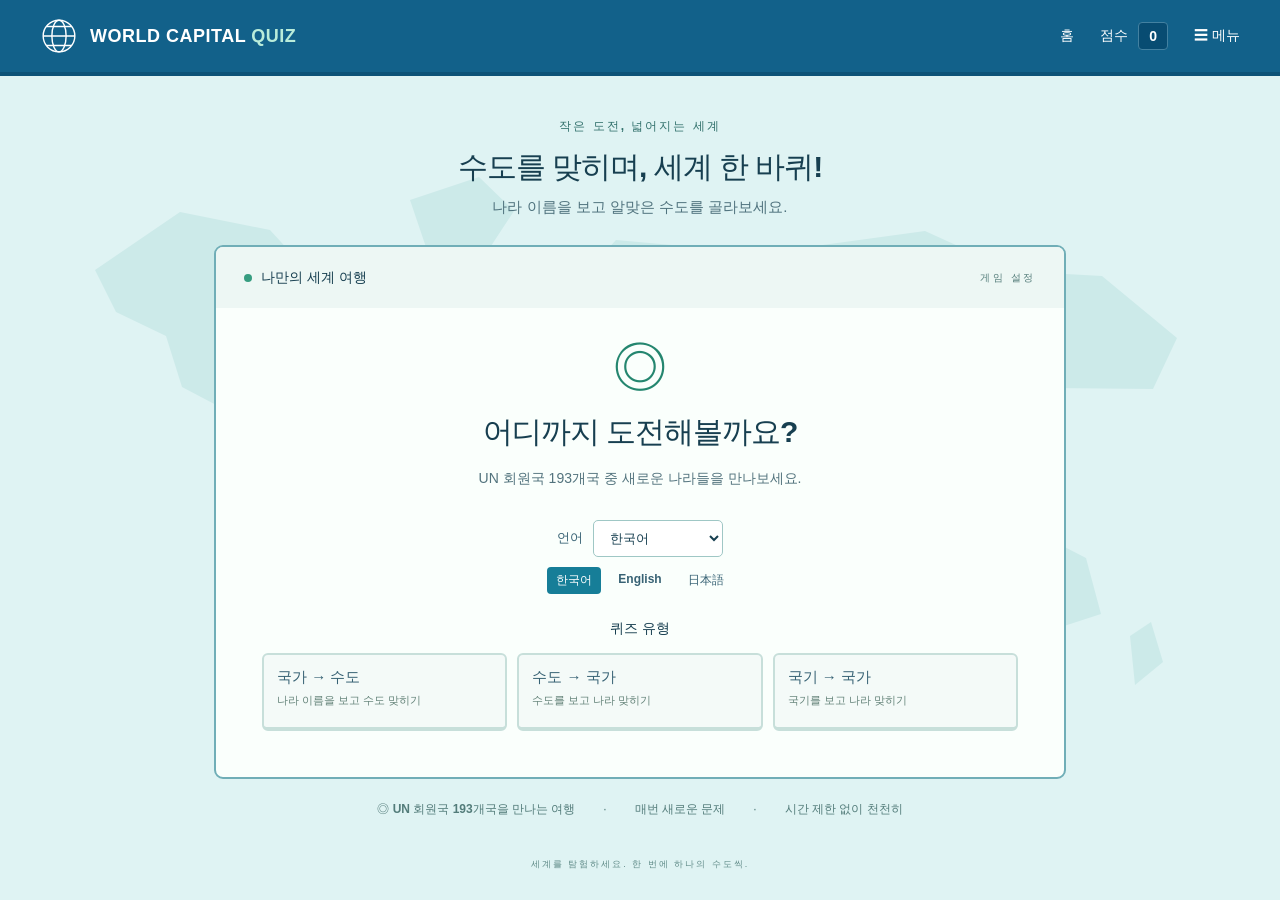
<file: index.html>
<!doctype html>
<html lang="ko">
<head>
  <meta charset="UTF-8">
  <meta http-equiv="Content-Security-Policy" content="default-src 'none'; script-src 'self'; style-src 'self'; img-src 'self'; connect-src 'none'; object-src 'none'; base-uri 'none'; form-action 'none'">
  <meta name="referrer" content="no-referrer">
  <meta name="viewport" content="width=device-width, initial-scale=1">
  <meta name="theme-color" content="#12618a">
  <meta name="description" content="UN 회원국의 수도를 한국어로 맞히는 무료 4지선다 세계 지리 퀴즈입니다.">
  <title>WORLD CAPITAL QUIZ · 세계 수도 퀴즈</title>
  <link rel="canonical" href="https://st-elevation-mi.github.io/ST-elevation.github.io/ko/">
  <link rel="alternate" hreflang="ko" href="https://st-elevation-mi.github.io/ST-elevation.github.io/ko/">
  <link rel="alternate" hreflang="en" href="https://st-elevation-mi.github.io/ST-elevation.github.io/en/">
  <link rel="alternate" hreflang="ja" href="https://st-elevation-mi.github.io/ST-elevation.github.io/ja/">
  <link rel="alternate" hreflang="x-default" href="https://st-elevation-mi.github.io/ST-elevation.github.io/ko/">
  <link rel="stylesheet" href="style.css">
  <script src="countries.js" defer></script>
  <script src="quiz-types.js" defer></script>
  <script src="quiz-engine.js" defer></script>
  <script src="script.js" defer></script>
</head>
<body data-page-kind="hub">
  <header class="header">
    <a class="brand" id="brand-home" href="index.html" aria-label="WORLD CAPITAL QUIZ 홈"><svg viewBox="0 0 48 48" aria-hidden="true"><circle cx="24" cy="24" r="20"/><ellipse cx="24" cy="24" rx="9" ry="20"/><path d="M4 24h40M8 12h32M8 36h32"/></svg><span>WORLD CAPITAL <b>QUIZ</b></span></a>
    <nav id="main-nav" aria-label="메인 메뉴">
      <a id="nav-home" href="index.html">홈</a>
      <button type="button" id="header-restart">↻ <span id="header-restart-label">다시 시작</span></button>
      <span class="header-score"><span id="header-score-label">점수</span> <strong id="header-score">0</strong></span>
      <button type="button" id="menu-toggle" aria-expanded="false" aria-controls="instructions">☰ <span id="menu-label">메뉴</span></button>
    </nav>
  </header>
  <svg class="world-map" viewBox="0 0 1200 650" aria-hidden="true"><g><path d="m55 130 85-58 90 18 55 60-28 55-62 7-15 55-38-20-16-51-50-24zM232 275l70 25 39 71-28 107-42 65-20-101-30-84zM370 60l69-23 35 34-40 61-45-16zM525 155l51-55 89 8 35 32 68-33 117-16 88 40 89 5 75 62-24 51-102-1-54 61-59-36-35-57-47 16-34 63-44-17-15-70-49 10-49-28-44 20zM539 253l88-13 58 58-13 86-59 73-35-46-18-75-38-37zM811 320l39 18 16 51-26-8zM899 409l79-26 68 35 15 56-74 24-81-30zM1090 496l21-14 12 40-28 23zM713 414l15-22 9 45-19 18z"/></g></svg>
  <main>
    <section id="intro" class="intro" aria-label="퀴즈 소개"><span id="intro-eyebrow" class="eyebrow">작은 도전, 넓어지는 세계</span><h1 id="intro-title">수도를 맞히며, 세계 한 바퀴!</h1><p id="intro-copy">나라 이름을 보고 알맞은 수도를 골라보세요.</p></section>
    <aside id="instructions" class="instructions" hidden><strong id="instructions-title">게임 안내</strong><p id="instructions-copy">선택한 문제 수만큼 무작위로 뽑은 나라의 수도를 맞혀보세요. 정답마다 1점을 얻습니다. 선택 후에는 답을 바꿀 수 없어요. 정답이면 자동으로 다음 문제로 넘어가며, 오답이면 해설을 확인한 뒤 다음 문제 버튼을 눌러주세요.</p><p id="instructions-accessibility">키보드의 Tab과 Enter로도 모든 버튼을 사용할 수 있습니다.</p></aside>
    <section id="home-screen" class="game home-screen" aria-labelledby="home-title">
      <div class="game-top"><span class="mode"><span class="status-dot"></span><span id="home-mode-label">나만의 세계 여행</span></span><span id="setup-round-label" class="round-label">GAME SETUP</span></div>
      <div class="home-body">
        <span class="home-icon" aria-hidden="true">◎</span>
        <h2 id="home-title" tabindex="-1">어디까지 도전해볼까요?</h2>
        <p id="home-description" class="home-description">UN 회원국 193개국 중 새로운 나라들을 만나보세요.</p>
        <div class="language-control"><label id="language-label" for="language-select">언어</label><select id="language-select"><option value="ko">한국어</option><option value="ja">日本語</option><option value="en">English</option></select></div>
        <nav id="language-links" class="language-links" aria-label="언어별 페이지">
          <a id="language-link-ko" href="_site/ko/" hreflang="ko" lang="ko" aria-current="page">한국어</a>
          <a id="language-link-en" href="_site/en/" hreflang="en" lang="en">English</a>
          <a id="language-link-ja" href="_site/ja/" hreflang="ja" lang="ja">日本語</a>
        </nav>
        <fieldset class="quiz-type-settings"><legend id="quiz-type-legend">퀴즈 유형</legend>
          <div class="quiz-type-options">
            <a id="type-country-to-capital" class="quiz-type-option" href="_site/ko/quiz/country-to-capital/"><strong id="type-name-country-to-capital">국가 → 수도</strong><small id="type-tip-country-to-capital">나라 이름을 보고 수도 맞히기</small></a>
            <a id="type-capital-to-country" class="quiz-type-option" href="_site/ko/quiz/capital-to-country/"><strong id="type-name-capital-to-country">수도 → 국가</strong><small id="type-tip-capital-to-country">수도를 보고 나라 맞히기</small></a>
            <a id="type-flag-to-country" class="quiz-type-option" href="_site/ko/quiz/flag-to-country/"><strong id="type-name-flag-to-country">국기 → 국가</strong><small id="type-tip-flag-to-country">국기를 보고 나라 맞히기</small></a>
          </div>
        </fieldset>
        <fieldset class="scope-settings"><legend id="scope-legend">출제 범위</legend>
          <nav id="scope-options" class="scope-options" aria-label="출제 범위">
            <a id="scope-all" class="scope-option" href="_site/ko/quiz/country-to-capital/">전 세계 193개국</a>
            <a id="scope-africa" class="scope-option" href="_site/ko/practice/africa/country-to-capital/">아프리카</a>
            <a id="scope-asia" class="scope-option" href="_site/ko/practice/asia/country-to-capital/">아시아</a>
            <a id="scope-europe" class="scope-option" href="_site/ko/practice/europe/country-to-capital/">유럽</a>
            <a id="scope-north-america" class="scope-option" href="_site/ko/practice/north-america/country-to-capital/">북아메리카</a>
            <a id="scope-south-america" class="scope-option" href="_site/ko/practice/south-america/country-to-capital/">남아메리카</a>
            <a id="scope-oceania" class="scope-option" href="_site/ko/practice/oceania/country-to-capital/">오세아니아</a>
          </nav>
        </fieldset>
        <fieldset class="question-settings"><legend id="question-count-legend">출제 문제 수</legend>
          <div class="count-options">
            <button type="button" id="count-10" class="count-option" aria-pressed="true"><strong>10</strong><span id="count-unit-10">문제</span><small id="count-tip-10">가볍게 시작</small></button>
            <button type="button" id="count-25" class="count-option" aria-pressed="false"><strong>25</strong><span id="count-unit-25">문제</span><small id="count-tip-25">조금 더 멀리</small></button>
            <button type="button" id="count-50" class="count-option" aria-pressed="false"><strong>50</strong><span id="count-unit-50">문제</span><small id="count-tip-50">세계 탐험 도전</small></button>
          </div>
        </fieldset>
        <p id="setup-summary" class="setup-summary" aria-live="polite">10개의 나라, 10개의 질문이 기다리고 있어요.</p>
        <button type="button" id="play" class="primary play-button">PLAY <span aria-hidden="true">→</span></button>
        <p id="home-tip" class="home-tip">시간 제한 없이, 나만의 속도로 즐겨보세요.</p>
      </div>
    </section>
    <section id="game-screen" class="game" aria-label="세계 수도 퀴즈" hidden>
      <div class="game-top"><span class="mode"><span class="status-dot"></span><span id="game-mode-label">세계 수도 도전</span></span><span class="question-count" id="question-count">문제 <b>1</b> / 10</span><span class="score-box"><span id="score-label">점수</span> <b id="score">0</b></span></div>
      <div id="progress" class="progress" role="progressbar" aria-label="완료한 문제" aria-valuemin="0" aria-valuemax="10" aria-valuenow="0"><div id="progress-fill"></div></div>
      <div id="question-screen" class="game-body">
        <div class="question-heading"><span id="question-round-label" class="round-label">CAPITALS OF THE WORLD</span><h2 id="question-title">이 나라의 수도는?</h2><p id="country" class="country-subject" tabindex="-1"></p><span id="question-hint" class="question-hint">아래에서 정답 하나를 선택하세요</span></div>
        <div id="answers" class="answers" aria-label="수도 선택지"></div>
        <div class="answer-footer"><p id="feedback" role="status" aria-live="polite">준비되셨나요? 세계 여행을 시작해요!</p><button type="button" id="next" class="primary" hidden>다음 문제 <span aria-hidden="true">→</span></button></div>
        <p id="capital-note" class="capital-note" hidden></p>
      </div>
      <div id="result-screen" class="result" hidden><span class="result-globe"><svg viewBox="0 0 48 48" aria-hidden="true"><circle cx="24" cy="24" r="20"/><ellipse cx="24" cy="24" rx="9" ry="20"/><path d="M4 24h40M8 12h32M8 36h32"/></svg></span><p id="result-round-label" class="round-label">QUIZ COMPLETE!</p><h2 id="result-message" tabindex="-1"></h2><p class="result-score"><strong id="result-score"></strong> <span id="result-total">/ 10</span></p><span class="percentage" id="percentage"></span><p id="result-copy" class="result-copy">세상을 알아가는 여행, 한 번 더 떠나볼까요?</p><section class="mistake-review" aria-labelledby="mistake-review-title"><h3 id="mistake-review-title">오답 복습</h3><p id="perfect-review" hidden>모든 문제를 맞혔어요. 복습할 오답이 없습니다!</p><ul id="mistake-list"></ul></section><button type="button" id="result-restart" class="primary">↻ <span id="result-restart-label">다시 시작</span></button></div>
      <div class="game-bottom"><span id="journey-label">지구 한 바퀴, 10개의 질문</span><span id="game-bottom-copy">배우는 즐거움, 발견하는 재미 ✦</span></div>
    </section>
    <div class="below-game"><span>◎ <b id="country-count-copy">UN 회원국 193개국</b></span><span id="fresh-questions-copy">매번 새로운 문제</span><span id="no-time-limit-copy">시간 제한 없이 천천히</span></div>
  </main>
  <footer id="page-footer" class="page-footer">EXPLORE THE WORLD. ONE CAPITAL AT A TIME.</footer>
</body>
</html>
</file>
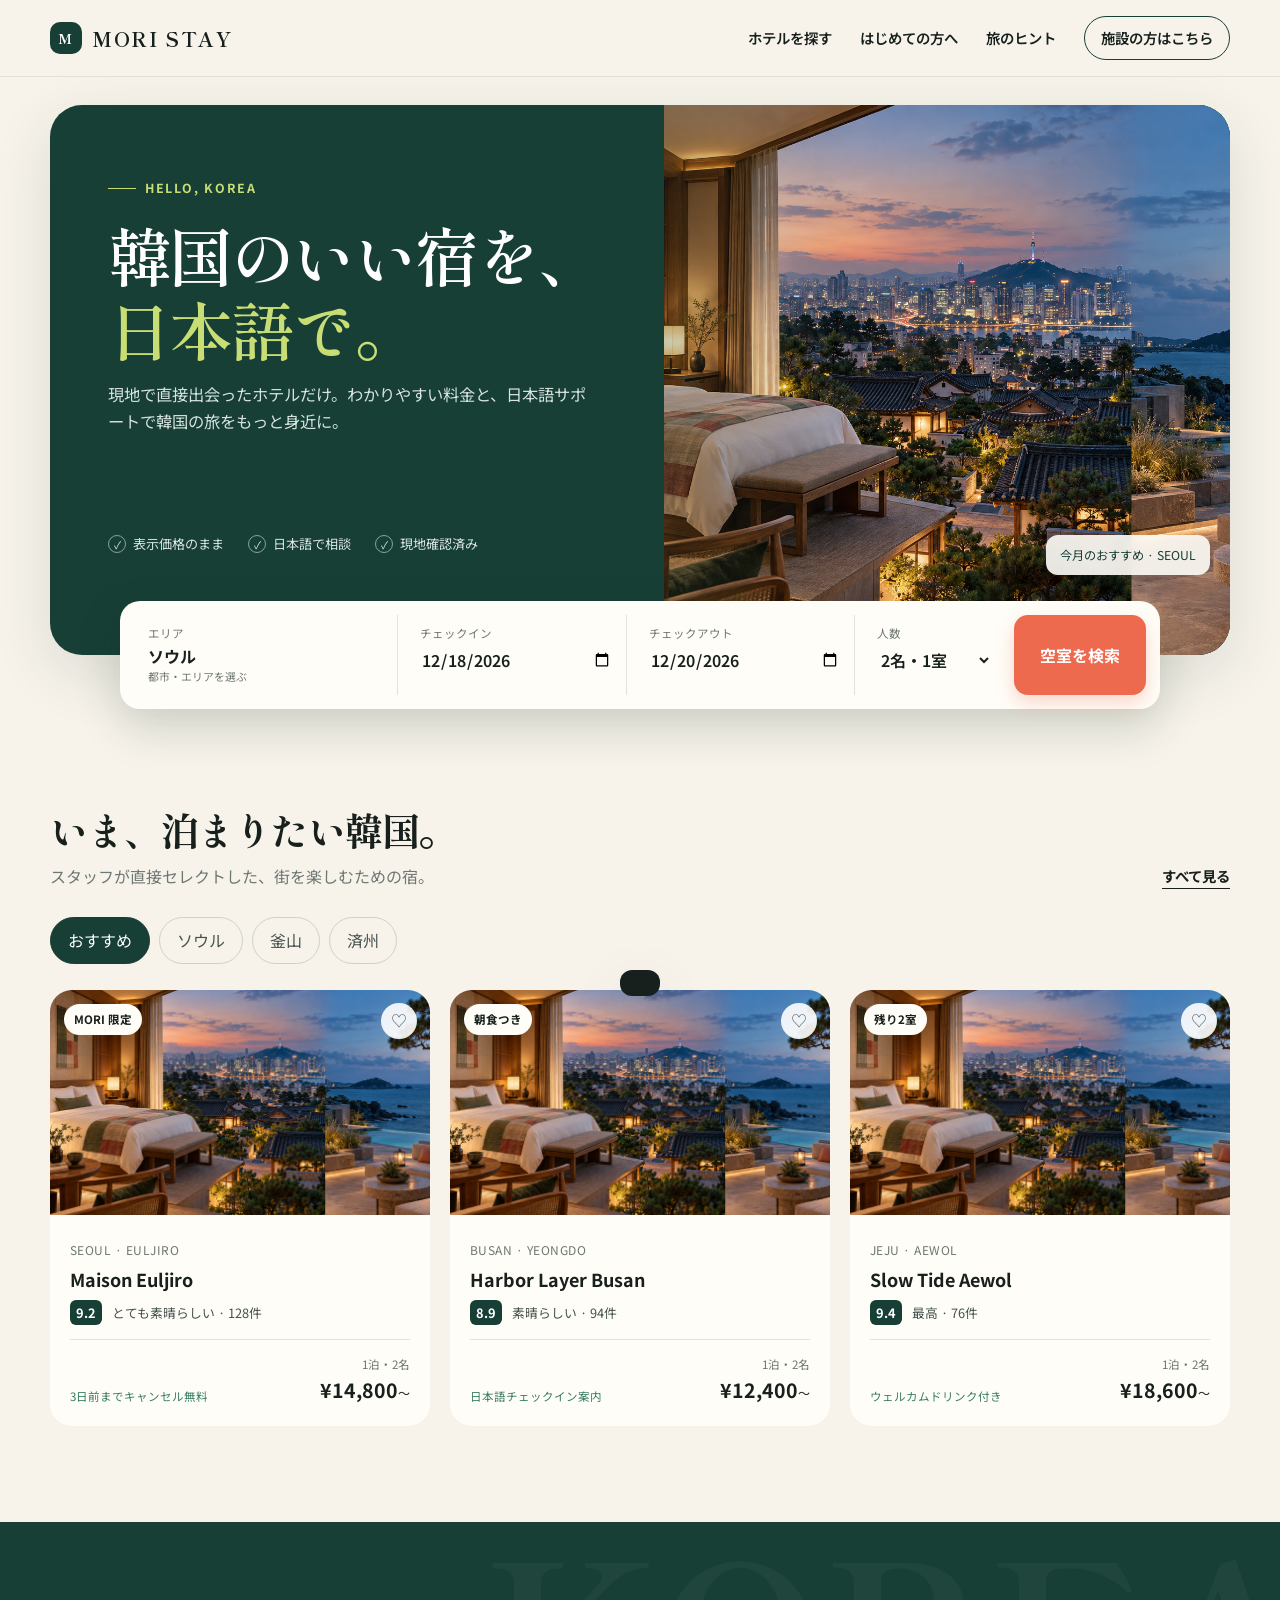
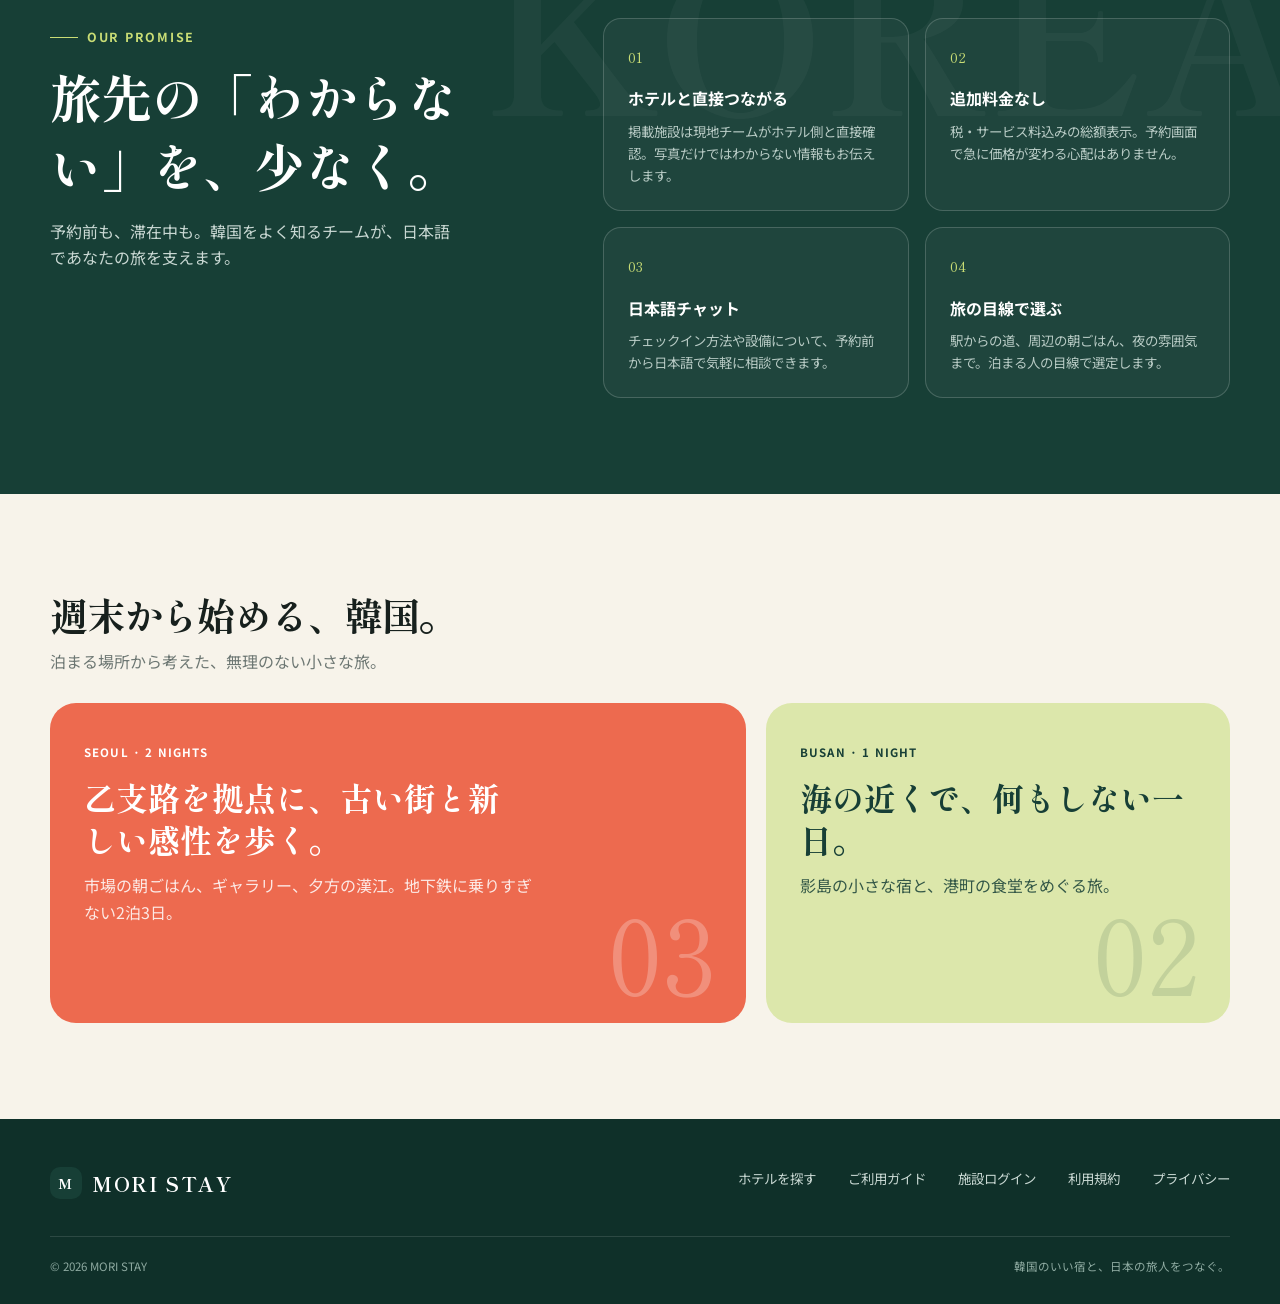
<file: mori-stay/index.html>
<!doctype html>
<html lang="ja">
<head>
  <meta charset="utf-8">
  <meta name="viewport" content="width=device-width, initial-scale=1">
  <meta name="description" content="日本語で見つかる、韓国のいい宿。現地で選んだホテルを、わかりやすい料金と日本語サポートで予約できます。">
  <meta name="theme-color" content="#173f36">
  <title>MORI STAY｜韓国ホテル予約</title>
  <link rel="preconnect" href="https://fonts.googleapis.com">
  <link rel="preconnect" href="https://fonts.gstatic.com" crossorigin>
  <link href="https://fonts.googleapis.com/css2?family=Noto+Sans+JP:wght@400;500;600;700&family=Shippori+Mincho:wght@500;600;700&display=swap" rel="stylesheet">
  <link rel="icon" type="image/svg+xml" href="data:image/svg+xml,%3Csvg xmlns='http://www.w3.org/2000/svg' viewBox='0 0 64 64'%3E%3Crect width='64' height='64' rx='16' fill='%23173f36'/%3E%3Cpath d='M17 43V23l15 14 15-14v20' fill='none' stroke='%23f5e9cc' stroke-width='6' stroke-linecap='round' stroke-linejoin='round'/%3E%3C/svg%3E">
  <style>
    :root{--forest:#173f36;--forest-2:#0f3029;--cream:#f7f3ea;--paper:#fffdf8;--ink:#17201d;--muted:#6d7773;--line:#dfe4df;--coral:#ed6a4f;--lime:#c9dd75;--shadow:0 18px 60px rgba(16,48,41,.12);--radius:22px}
    *{box-sizing:border-box}html{scroll-behavior:smooth}body{margin:0;background:var(--cream);color:var(--ink);font-family:'Noto Sans JP',sans-serif;font-size:16px;line-height:1.65}button,input,select{font:inherit}button,a{cursor:pointer}a{color:inherit;text-decoration:none}.wrap{width:min(1180px,calc(100% - 40px));margin:auto}
    header{position:sticky;top:0;z-index:20;background:rgba(247,243,234,.88);backdrop-filter:blur(16px);border-bottom:1px solid rgba(23,63,54,.1)}.nav{height:76px;display:flex;align-items:center;justify-content:space-between}.brand{font-family:'Shippori Mincho',serif;font-weight:700;letter-spacing:.08em;font-size:1.25rem;display:flex;gap:10px;align-items:center}.brand-mark{width:32px;height:32px;border-radius:10px;background:var(--forest);color:#fff;display:grid;place-items:center;font-size:.9rem}.nav-links{display:flex;align-items:center;gap:28px;font-size:.9rem;font-weight:600}.partner-link{border:1px solid var(--forest);padding:9px 16px;border-radius:999px}.menu{display:none;background:none;border:0;font-size:1.4rem}
    .hero{padding:28px 0 0}.hero-grid{min-height:550px;border-radius:32px;overflow:hidden;background:var(--forest);display:grid;grid-template-columns:1.04fr .96fr;box-shadow:var(--shadow)}.hero-copy{padding:64px 58px 42px;color:white;display:flex;flex-direction:column;justify-content:space-between}.eyebrow{display:inline-flex;align-items:center;gap:9px;font-size:.78rem;font-weight:700;letter-spacing:.14em;color:var(--lime)}.eyebrow:before{content:'';width:28px;height:1px;background:currentColor}.hero h1{font-family:'Shippori Mincho',serif;font-size:clamp(2.6rem,5vw,4.7rem);line-height:1.16;letter-spacing:-.04em;margin:18px 0 16px;font-weight:600}.hero h1 em{font-style:normal;color:var(--lime)}.hero-sub{max-width:480px;color:#d7e3df;font-size:1.02rem;margin:0}.trust-row{display:flex;gap:24px;color:#d9e6e1;font-size:.82rem}.trust-row span{display:flex;align-items:center;gap:7px}.trust-row i{width:18px;height:18px;border:1px solid #83a59b;border-radius:50%;display:grid;place-items:center;font-style:normal;font-size:.65rem}.hero-visual{position:relative;min-height:500px;background:linear-gradient(145deg,#265e51,#0e2a24)}.hero-visual img{width:100%;height:100%;object-fit:cover;display:block;filter:saturate(.88)}.hero-visual:after{content:'';position:absolute;inset:0;background:linear-gradient(90deg,rgba(23,63,54,.22),transparent 35%)}.image-note{position:absolute;right:20px;bottom:18px;z-index:2;background:rgba(255,253,248,.9);backdrop-filter:blur(8px);padding:10px 14px;border-radius:12px;font-size:.76rem;color:var(--forest)}
    .search-shell{position:relative;z-index:5;margin:-54px auto 0;width:min(1040px,calc(100% - 64px));background:var(--paper);border-radius:20px;padding:14px;box-shadow:0 18px 45px rgba(15,48,41,.18);display:grid;grid-template-columns:1.2fr 1fr 1fr .65fr auto;gap:8px}.field{padding:9px 14px;border-right:1px solid var(--line)}.field:last-of-type{border-right:0}.field label{font-size:.72rem;color:var(--muted);display:block;margin-bottom:3px}.field input,.field select{width:100%;border:0;background:transparent;color:var(--ink);outline:0;font-weight:600;min-height:28px}.search-btn{border:0;background:var(--coral);color:white;padding:0 26px;border-radius:14px;font-weight:700;min-height:58px;box-shadow:0 8px 18px rgba(237,106,79,.25)}
    section{padding:96px 0}.section-head{display:flex;align-items:end;justify-content:space-between;margin-bottom:28px}.section-head h2{font-family:'Shippori Mincho',serif;font-size:clamp(1.9rem,3vw,2.7rem);line-height:1.3;margin:0;letter-spacing:-.03em}.section-head p{color:var(--muted);margin:8px 0 0}.text-link{font-weight:700;font-size:.9rem;border-bottom:1px solid var(--ink)}
    .chips{display:flex;gap:9px;margin:0 0 24px;overflow:auto;padding-bottom:2px}.chip{border:1px solid #cbd2ce;background:transparent;border-radius:999px;padding:9px 17px;white-space:nowrap;color:#47534f}.chip.active{background:var(--forest);color:white;border-color:var(--forest)}.hotel-grid{display:grid;grid-template-columns:repeat(3,1fr);gap:20px}.hotel{background:var(--paper);border-radius:var(--radius);overflow:hidden;transition:.25s transform,.25s box-shadow}.hotel:hover{transform:translateY(-5px);box-shadow:var(--shadow)}.hotel-image{height:225px;position:relative;overflow:hidden;background:#ccd5d1}.hotel-image img{width:100%;height:100%;object-fit:cover;transition:.5s transform}.hotel:hover img{transform:scale(1.035)}.hotel:nth-child(2) img{object-position:50% 52%}.hotel:nth-child(3) img{object-position:78% 52%}.badge{position:absolute;left:14px;top:14px;background:var(--paper);border-radius:999px;padding:6px 10px;font-size:.72rem;font-weight:700}.heart{position:absolute;right:13px;top:13px;width:36px;height:36px;border:0;border-radius:50%;background:rgba(255,255,255,.9);font-size:1rem;color:#52615c}.heart.saved{color:var(--coral)}.hotel-body{padding:20px}.hotel-loc{font-size:.75rem;color:var(--muted);letter-spacing:.04em}.hotel h3{font-size:1.12rem;margin:4px 0 7px}.rating{font-size:.8rem;color:#44524d}.rating strong{background:var(--forest);color:white;padding:3px 6px;border-radius:6px;margin-right:7px}.hotel-foot{border-top:1px solid var(--line);margin-top:16px;padding-top:15px;display:flex;justify-content:space-between;align-items:end}.cancel{font-size:.72rem;color:#387d64}.price{text-align:right;font-size:.72rem;color:var(--muted)}.price strong{display:block;color:var(--ink);font-size:1.22rem}.price strong span{font-size:.75rem;font-weight:400}
    .promise{background:var(--forest);color:white;position:relative;overflow:hidden}.promise:before{content:'KOREA';position:absolute;right:-30px;top:-68px;font-family:'Shippori Mincho',serif;font-size:13rem;color:rgba(255,255,255,.035);font-weight:700}.promise-grid{display:grid;grid-template-columns:.85fr 1.15fr;gap:90px;align-items:start}.promise h2{font-family:'Shippori Mincho',serif;font-size:clamp(2rem,4vw,3.4rem);line-height:1.35;margin:14px 0 18px}.promise-lead{color:#c9d8d3;max-width:410px}.promise-list{display:grid;grid-template-columns:1fr 1fr;gap:16px}.promise-card{border:1px solid rgba(255,255,255,.18);border-radius:18px;padding:24px;min-height:170px;background:rgba(255,255,255,.035)}.promise-card .num{font-family:'Shippori Mincho',serif;color:var(--lime);font-size:.9rem}.promise-card h3{margin:16px 0 8px;font-size:1rem}.promise-card p{color:#b8cbc5;margin:0;font-size:.84rem}
    .route-grid{display:grid;grid-template-columns:1.2fr .8fr;gap:20px}.route-main,.route-side{border-radius:26px;padding:34px;min-height:320px;position:relative;overflow:hidden}.route-main{background:var(--coral);color:white}.route-side{background:#dce7ab;color:var(--forest)}.route-tag{font-size:.72rem;font-weight:700;letter-spacing:.1em}.route-grid h3{font-family:'Shippori Mincho',serif;font-size:2rem;line-height:1.3;margin:14px 0 12px;max-width:430px}.route-grid p{max-width:460px;margin:0;opacity:.85}.route-day{position:absolute;right:30px;bottom:20px;font-family:'Shippori Mincho',serif;font-size:6.5rem;line-height:1;color:rgba(255,255,255,.25)}.route-side .route-day{color:rgba(23,63,54,.13)}
    .partner{padding-top:0}.partner-box{border-radius:30px;background:var(--paper);border:1px solid var(--line);padding:48px;display:grid;grid-template-columns:1.1fr .9fr;align-items:center;gap:50px}.partner h2{font-family:'Shippori Mincho',serif;font-size:2.25rem;line-height:1.35;margin:0 0 12px}.partner p{color:var(--muted);margin:0;max-width:560px}.partner-points{display:flex;gap:24px;margin-top:24px;font-size:.82rem;font-weight:600}.partner-points span:before{content:'✓';color:#338063;margin-right:6px}.partner-action{text-align:right}.partner-action a{display:inline-block;background:var(--forest);color:white;padding:15px 24px;border-radius:13px;font-weight:700}.partner-action small{display:block;margin-top:9px;color:var(--muted)}
    footer{background:var(--forest-2);color:#c9d8d3;padding:48px 0 28px}.footer-top{display:flex;justify-content:space-between;gap:40px}.footer-brand{color:white}.footer-links{display:flex;gap:32px;font-size:.84rem}.footer-bottom{border-top:1px solid rgba(255,255,255,.12);margin-top:36px;padding-top:20px;display:flex;justify-content:space-between;font-size:.72rem;color:#8eaaa1}
    .toast{position:fixed;left:50%;bottom:24px;transform:translate(-50%,120px);background:#17201d;color:white;padding:13px 20px;border-radius:12px;z-index:40;transition:.3s;box-shadow:var(--shadow);font-size:.88rem}.toast.show{transform:translate(-50%,0)}
    @media(max-width:900px){.nav-links a:not(.partner-link){display:none}.hero-grid{grid-template-columns:1fr}.hero-copy{padding:50px 38px 80px;min-height:450px}.hero-visual{min-height:340px}.search-shell{grid-template-columns:1fr 1fr;margin-top:-40px}.field{border-right:0;border-bottom:1px solid var(--line)}.search-btn{grid-column:1/-1}.hotel-grid{grid-template-columns:1fr 1fr}.hotel:last-child{display:none}.promise-grid{grid-template-columns:1fr;gap:40px}.route-grid,.partner-box{grid-template-columns:1fr}.partner-action{text-align:left}}
    @media(max-width:600px){.wrap{width:min(100% - 28px,1180px)}.nav{height:66px}.nav-links{gap:10px}.partner-link{font-size:.78rem;padding:8px 11px}.hero{padding-top:14px}.hero-grid{border-radius:22px}.hero-copy{padding:40px 24px 75px;min-height:420px}.hero h1{font-size:2.65rem}.trust-row{gap:12px;flex-wrap:wrap}.hero-visual{min-height:280px}.search-shell{width:calc(100% - 42px);grid-template-columns:1fr;padding:10px;margin-top:-30px}.field{padding:8px 10px}.field:nth-of-type(n+3){display:none}.search-btn{min-height:52px}section{padding:70px 0}.section-head{align-items:start}.text-link{display:none}.hotel-grid{display:flex;overflow-x:auto;scroll-snap-type:x mandatory;margin-right:-14px;padding-right:14px}.hotel{min-width:84vw;scroll-snap-align:start}.hotel:last-child{display:block}.promise-list{grid-template-columns:1fr}.route-grid{grid-template-columns:1fr}.route-main,.route-side{min-height:290px;padding:28px}.partner-box{padding:30px 24px}.partner-points{display:grid;gap:8px}.footer-top,.footer-bottom{display:grid}.footer-links{flex-wrap:wrap;gap:14px 22px}}
  </style>
  <style>
    .search-zone{position:relative;z-index:8;width:min(1040px,calc(100% - 64px));margin:-54px auto 0}.search-zone .search-shell{width:100%;margin:0}.area-trigger{width:100%;border:0;background:transparent;text-align:left;padding:0;display:flex;flex-direction:column;color:var(--ink);min-height:28px}.area-trigger span{font-weight:700;line-height:1.25}.area-trigger small{font-size:.68rem;color:var(--muted);font-weight:400;margin-top:2px}.area-panel{position:absolute;left:0;right:0;top:calc(100% + 10px);background:var(--paper);border-radius:20px;padding:24px;box-shadow:0 24px 70px rgba(15,48,41,.22);border:1px solid rgba(23,63,54,.1);z-index:10}.area-panel[hidden]{display:none}.area-panel-head{display:flex;align-items:center;justify-content:space-between;margin-bottom:16px}.area-panel-head strong{font-family:'Shippori Mincho',serif;font-size:1.2rem}.area-close{border:0;background:#eef1ee;width:34px;height:34px;border-radius:50%;font-size:1.15rem;color:var(--forest)}.area-tabs{display:grid;grid-template-columns:repeat(4,1fr);border:1px solid var(--line);border-radius:12px;overflow:hidden;margin-bottom:18px}.area-tab{border:0;border-right:1px solid var(--line);background:#fff;padding:12px 8px;color:#58645f;font-weight:600}.area-tab:last-child{border-right:0}.area-tab.active{background:var(--forest);color:white}.area-group{display:grid;grid-template-columns:repeat(4,1fr);gap:9px}.area-group[hidden]{display:none}.area-option{border:1px solid transparent;background:#f1f3f1;border-radius:10px;padding:11px 12px;text-align:left;color:#48534f;font-size:.86rem}.area-option:hover,.area-option:focus-visible{border-color:var(--forest);background:white;outline:0;color:var(--forest)}.area-hint{display:flex;justify-content:space-between;align-items:center;margin-top:16px;color:var(--muted);font-size:.74rem}.map-link{border:0;background:none;color:var(--forest);font-weight:700;text-decoration:underline}.pin{margin-right:6px}.area-selected{color:var(--coral)!important}
    @media(max-width:900px){.search-zone{width:min(1040px,calc(100% - 64px));margin-top:-40px}.search-zone .search-shell{grid-template-columns:1fr 1fr}.area-panel{padding:20px}.area-group{grid-template-columns:repeat(3,1fr)}}
    @media(max-width:600px){.search-zone{width:calc(100% - 42px);margin-top:-30px}.search-zone .search-shell{grid-template-columns:1fr}.area-panel{position:fixed;left:10px;right:10px;top:auto;bottom:10px;max-height:76vh;overflow:auto;border-radius:22px;padding:20px}.area-tabs{grid-template-columns:repeat(4,1fr);position:sticky;top:-20px;background:#fff;z-index:2;padding-top:2px}.area-tab{font-size:.78rem;padding:11px 4px}.area-group{grid-template-columns:1fr 1fr}.area-option{font-size:.8rem}.area-hint span{display:none}}
    @media(min-width:901px){.hero-copy{padding-bottom:100px}.image-note{bottom:80px}}
    @media(max-width:900px){.image-note{bottom:70px}}
    @media(max-width:600px){.hero h1{font-size:clamp(1.7rem,8.4vw,2.65rem)}.image-note{bottom:55px}}
    @media(max-width:360px){.nav{gap:8px}.brand{font-size:1rem;letter-spacing:.04em;gap:7px;white-space:nowrap}.brand-mark{width:28px;height:28px;flex:0 0 28px}.partner-link{font-size:.67rem;padding:7px 8px;white-space:nowrap}}
  </style>
</head>
<body>
  <header><div class="wrap nav"><a class="brand" href="#"><span class="brand-mark">M</span>MORI STAY</a><nav class="nav-links" aria-label="メインナビゲーション"><a href="#hotels">ホテルを探す</a><a href="#promise">はじめての方へ</a><a href="#routes">旅のヒント</a><a class="partner-link" href="./partner/">施設の方はこちら</a></nav></div></header>
  <main>
    <div class="hero"><div class="wrap hero-grid"><div class="hero-copy"><div><span class="eyebrow">HELLO, KOREA</span><h1>韓国のいい宿を、<br><em>日本語で。</em></h1><p class="hero-sub">現地で直接出会ったホテルだけ。わかりやすい料金と、日本語サポートで韓国の旅をもっと身近に。</p></div><div class="trust-row"><span><i>✓</i>表示価格のまま</span><span><i>✓</i>日本語で相談</span><span><i>✓</i>現地確認済み</span></div></div><div class="hero-visual"><img src="assets/korea-stay.png" alt="ソウルの街並みと韓国らしい滞在風景"><span class="image-note">今月のおすすめ · SEOUL</span></div></div></div>
    <div class="search-zone"><form class="search-shell" id="searchForm"><div class="field"><label for="areaTrigger">エリア</label><input id="area" type="hidden" value="ソウル"><button class="area-trigger" id="areaTrigger" type="button" aria-haspopup="dialog" aria-expanded="false"><span>ソウル</span><small>都市・エリアを選ぶ</small></button></div><div class="field"><label for="checkin">チェックイン</label><input id="checkin" type="date" required></div><div class="field"><label for="checkout">チェックアウト</label><input id="checkout" type="date" required></div><div class="field"><label for="guests">人数</label><select id="guests"><option>2名・1室</option><option>1名・1室</option><option>3名・1室</option><option>4名・2室</option></select></div><button class="search-btn" type="submit">空室を検索</button></form>
      <div class="area-panel" id="areaPanel" role="dialog" aria-label="宿泊エリアを選択" hidden><div class="area-panel-head"><strong>宿泊エリアを選ぶ</strong><button class="area-close" id="areaClose" type="button" aria-label="閉じる">×</button></div><div class="area-tabs" role="tablist"><button class="area-tab active" type="button" data-tab="seoul">ソウル</button><button class="area-tab" type="button" data-tab="busan">釜山</button><button class="area-tab" type="button" data-tab="jeju">済州</button><button class="area-tab" type="button" data-tab="other">その他</button></div>
        <div class="area-group" data-group="seoul"><button class="area-option" type="button" data-city="seoul">明洞</button><button class="area-option" type="button" data-city="seoul">東大門</button><button class="area-option" type="button" data-city="seoul">江南・COEX</button><button class="area-option" type="button" data-city="seoul">弘大</button><button class="area-option" type="button" data-city="seoul">鍾路・仁寺洞</button><button class="area-option" type="button" data-city="seoul">南大門・ソウル駅</button><button class="area-option" type="button" data-city="seoul">市庁・光化門</button><button class="area-option" type="button" data-city="seoul">新村・梨大</button><button class="area-option" type="button" data-city="seoul">乙支路・忠武路</button></div>
        <div class="area-group" data-group="busan" hidden><button class="area-option" type="button" data-city="busan">海雲台</button><button class="area-option" type="button" data-city="busan">広安里</button><button class="area-option" type="button" data-city="busan">西面</button><button class="area-option" type="button" data-city="busan">南浦洞・チャガルチ</button><button class="area-option" type="button" data-city="busan">釜山駅</button><button class="area-option" type="button" data-city="busan">影島</button><button class="area-option" type="button" data-city="busan">機張</button></div>
        <div class="area-group" data-group="jeju" hidden><button class="area-option" type="button" data-city="jeju">済州市・空港</button><button class="area-option" type="button" data-city="jeju">涯月・翰林</button><button class="area-option" type="button" data-city="jeju">中文・西帰浦</button><button class="area-option" type="button" data-city="jeju">城山・牛島</button><button class="area-option" type="button" data-city="jeju">咸徳・朝天</button></div>
        <div class="area-group" data-group="other" hidden><button class="area-option" type="button" data-city="other">仁川・空港</button><button class="area-option" type="button" data-city="other">水原</button><button class="area-option" type="button" data-city="other">慶州</button><button class="area-option" type="button" data-city="other">江陵</button><button class="area-option" type="button" data-city="other">大邱</button><button class="area-option" type="button" data-city="other">大田</button></div>
        <div class="area-hint"><span>人気エリアからホテルを絞り込めます</span><button class="map-link" type="button" id="mapLink"><span class="pin">⌖</span>地図から探す</button></div>
      </div>
    </div>
    <section id="hotels"><div class="wrap"><div class="section-head"><div><h2>いま、泊まりたい韓国。</h2><p>スタッフが直接セレクトした、街を楽しむための宿。</p></div><a class="text-link" href="#hotels">すべて見る</a></div><div class="chips" role="tablist"><button class="chip active" data-city="all">おすすめ</button><button class="chip" data-city="seoul">ソウル</button><button class="chip" data-city="busan">釜山</button><button class="chip" data-city="jeju">済州</button></div><div class="hotel-grid">
      <article class="hotel" data-city="seoul"><div class="hotel-image"><img src="assets/korea-stay.png" alt="ソウルのブティックホテル"><span class="badge">MORI 限定</span><button class="heart" aria-label="お気に入りに追加">♡</button></div><div class="hotel-body"><span class="hotel-loc">SEOUL · EULJIRO</span><h3>Maison Euljiro</h3><div class="rating"><strong>9.2</strong> とても素晴らしい · 128件</div><div class="hotel-foot"><span class="cancel">3日前までキャンセル無料</span><span class="price">1泊・2名<strong>¥14,800<span>〜</span></strong></span></div></div></article>
      <article class="hotel" data-city="busan"><div class="hotel-image"><img src="assets/korea-stay.png" alt="釜山のオーシャンビューホテル"><span class="badge">朝食つき</span><button class="heart" aria-label="お気に入りに追加">♡</button></div><div class="hotel-body"><span class="hotel-loc">BUSAN · YEONGDO</span><h3>Harbor Layer Busan</h3><div class="rating"><strong>8.9</strong> 素晴らしい · 94件</div><div class="hotel-foot"><span class="cancel">日本語チェックイン案内</span><span class="price">1泊・2名<strong>¥12,400<span>〜</span></strong></span></div></div></article>
      <article class="hotel" data-city="jeju"><div class="hotel-image"><img src="assets/korea-stay.png" alt="済州の静かなステイ"><span class="badge">残り2室</span><button class="heart" aria-label="お気に入りに追加">♡</button></div><div class="hotel-body"><span class="hotel-loc">JEJU · AEWOL</span><h3>Slow Tide Aewol</h3><div class="rating"><strong>9.4</strong> 最高 · 76件</div><div class="hotel-foot"><span class="cancel">ウェルカムドリンク付き</span><span class="price">1泊・2名<strong>¥18,600<span>〜</span></strong></span></div></div></article>
    </div></div></section>
    <section class="promise" id="promise"><div class="wrap promise-grid"><div><span class="eyebrow">OUR PROMISE</span><h2>旅先の「わからない」を、少なく。</h2><p class="promise-lead">予約前も、滞在中も。韓国をよく知るチームが、日本語であなたの旅を支えます。</p></div><div class="promise-list"><div class="promise-card"><span class="num">01</span><h3>ホテルと直接つながる</h3><p>掲載施設は現地チームがホテル側と直接確認。写真だけではわからない情報もお伝えします。</p></div><div class="promise-card"><span class="num">02</span><h3>追加料金なし</h3><p>税・サービス料込みの総額表示。予約画面で急に価格が変わる心配はありません。</p></div><div class="promise-card"><span class="num">03</span><h3>日本語チャット</h3><p>チェックイン方法や設備について、予約前から日本語で気軽に相談できます。</p></div><div class="promise-card"><span class="num">04</span><h3>旅の目線で選ぶ</h3><p>駅からの道、周辺の朝ごはん、夜の雰囲気まで。泊まる人の目線で選定します。</p></div></div></div></section>
    <section id="routes"><div class="wrap"><div class="section-head"><div><h2>週末から始める、韓国。</h2><p>泊まる場所から考えた、無理のない小さな旅。</p></div></div><div class="route-grid"><article class="route-main"><span class="route-tag">SEOUL · 2 NIGHTS</span><h3>乙支路を拠点に、古い街と新しい感性を歩く。</h3><p>市場の朝ごはん、ギャラリー、夕方の漢江。地下鉄に乗りすぎない2泊3日。</p><span class="route-day">03</span></article><article class="route-side"><span class="route-tag">BUSAN · 1 NIGHT</span><h3>海の近くで、何もしない一日。</h3><p>影島の小さな宿と、港町の食堂をめぐる旅。</p><span class="route-day">02</span></article></div></div></section>
  </main>
  <footer><div class="wrap"><div class="footer-top"><a class="brand footer-brand" href="#"><span class="brand-mark">M</span>MORI STAY</a><div class="footer-links"><a href="#hotels">ホテルを探す</a><a href="#promise">ご利用ガイド</a><a href="./partner/">施設ログイン</a><a href="#">利用規約</a><a href="#">プライバシー</a></div></div><div class="footer-bottom"><span>© 2026 MORI STAY</span><span>韓国のいい宿と、日本の旅人をつなぐ。</span></div></div></footer>
  <div class="toast" id="toast" role="status" aria-live="polite"></div>
  <script>
    const toast=(message)=>{const el=document.getElementById('toast');el.textContent=message;el.classList.add('show');setTimeout(()=>el.classList.remove('show'),2600)};
    const today=new Date();const next=new Date(today);next.setDate(today.getDate()+14);const out=new Date(next);out.setDate(next.getDate()+2);const iso=d=>d.toISOString().slice(0,10);document.getElementById('checkin').value=iso(next);document.getElementById('checkout').value=iso(out);document.getElementById('checkin').min=iso(today);document.getElementById('checkout').min=iso(today);
    document.getElementById('searchForm').addEventListener('submit',e=>{e.preventDefault();const area=document.getElementById('area').value;toast(area+'の空室を確認中です（デモ）');document.getElementById('hotels').scrollIntoView({behavior:'smooth'})});
    document.querySelectorAll('.chip').forEach(chip=>chip.addEventListener('click',()=>{document.querySelectorAll('.chip').forEach(c=>c.classList.remove('active'));chip.classList.add('active');const city=chip.dataset.city;document.querySelectorAll('.hotel').forEach(h=>h.style.display=(city==='all'||h.dataset.city===city)?'block':'none')}));
    document.querySelectorAll('.heart').forEach(btn=>btn.addEventListener('click',()=>{btn.classList.toggle('saved');btn.textContent=btn.classList.contains('saved')?'♥':'♡';toast(btn.classList.contains('saved')?'お気に入りに追加しました':'お気に入りから外しました')}));
    const areaPanel=document.getElementById('areaPanel');const areaTrigger=document.getElementById('areaTrigger');const closeArea=()=>{areaPanel.hidden=true;areaTrigger.setAttribute('aria-expanded','false')};const openArea=()=>{areaPanel.hidden=false;areaTrigger.setAttribute('aria-expanded','true')};areaTrigger.addEventListener('click',()=>areaPanel.hidden?openArea():closeArea());document.getElementById('areaClose').addEventListener('click',closeArea);
    document.querySelectorAll('.area-tab').forEach(tab=>tab.addEventListener('click',()=>{document.querySelectorAll('.area-tab').forEach(t=>t.classList.toggle('active',t===tab));document.querySelectorAll('.area-group').forEach(group=>group.hidden=group.dataset.group!==tab.dataset.tab)}));
    document.querySelectorAll('.area-option').forEach(option=>option.addEventListener('click',()=>{const cityNames={seoul:'ソウル',busan:'釜山',jeju:'済州',other:'その他'};document.getElementById('area').value=cityNames[option.dataset.city]+' · '+option.textContent;areaTrigger.querySelector('span').textContent=option.textContent;areaTrigger.querySelector('small').textContent=cityNames[option.dataset.city];areaTrigger.querySelector('small').classList.add('area-selected');closeArea();const chip=document.querySelector('.chip[data-city="'+option.dataset.city+'"]');if(chip)chip.click()}));
    document.getElementById('mapLink').addEventListener('click',()=>toast('地図検索は次のステップで追加できます'));document.addEventListener('keydown',e=>{if(e.key==='Escape')closeArea()});document.addEventListener('click',e=>{if(!e.target.closest('.search-zone'))closeArea()});
  </script>
</body>
</html>
</file>
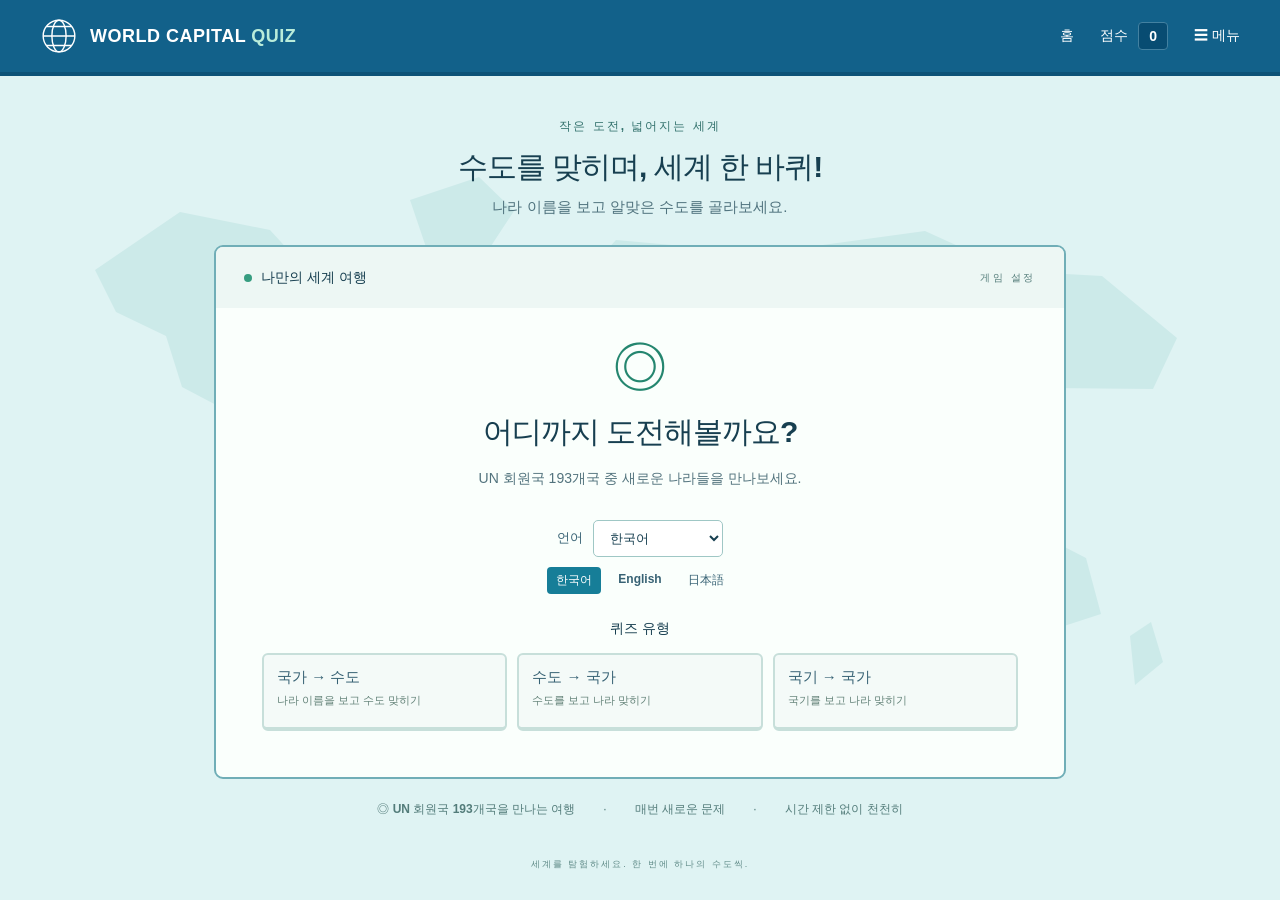
<file: capital-quiz/ui/index.html>
<!doctype html>
<html lang="ko">
<head>
  <meta charset="UTF-8">
  <meta http-equiv="Content-Security-Policy" content="default-src 'none'; script-src 'self'; style-src 'self'; img-src 'self'; connect-src 'none'; object-src 'none'; base-uri 'none'; form-action 'none'">
  <meta name="referrer" content="no-referrer">
  <meta name="viewport" content="width=device-width, initial-scale=1">
  <meta name="theme-color" content="#12618a">
  <meta name="description" content="UN 회원국의 수도를 한국어로 맞히는 무료 4지선다 세계 지리 퀴즈입니다.">
  <title>WORLD CAPITAL QUIZ · 세계 수도 퀴즈</title>
  <link rel="canonical" href="https://st-elevation-mi.github.io/ST-elevation.github.io/ko/">
  <link rel="alternate" hreflang="ko" href="https://st-elevation-mi.github.io/ST-elevation.github.io/ko/">
  <link rel="alternate" hreflang="en" href="https://st-elevation-mi.github.io/ST-elevation.github.io/en/">
  <link rel="alternate" hreflang="ja" href="https://st-elevation-mi.github.io/ST-elevation.github.io/ja/">
  <link rel="alternate" hreflang="x-default" href="https://st-elevation-mi.github.io/ST-elevation.github.io/ko/">
  <link rel="stylesheet" href="style.css">
  <script src="../data/countries.js" defer></script>
  <script src="../data/capital-context.js" defer></script>
  <script src="../engine/quiz-types.js" defer></script>
  <script src="../engine/quiz-engine.js" defer></script>
  <script src="../engine/quiz-session.js" defer></script>
  <script src="../ui/messages.js" defer></script>
  <script src="../ui/quiz-type-text.js" defer></script>
  <script src="../ui/quiz-view.js" defer></script>
  <script src="../app.js" defer></script>
</head>
<body data-page-kind="hub">
  <header class="header">
    <a class="brand" id="brand-home" href="index.html" aria-label="WORLD CAPITAL QUIZ 홈"><svg viewBox="0 0 48 48" aria-hidden="true"><circle cx="24" cy="24" r="20"/><ellipse cx="24" cy="24" rx="9" ry="20"/><path d="M4 24h40M8 12h32M8 36h32"/></svg><span>WORLD CAPITAL <b>QUIZ</b></span></a>
    <nav id="main-nav" aria-label="메인 메뉴">
      <a id="nav-home" href="index.html">홈</a>
      <button type="button" id="header-restart">↻ <span id="header-restart-label">다시 시작</span></button>
      <span class="header-score"><span id="header-score-label">점수</span> <strong id="header-score">0</strong></span>
      <button type="button" id="menu-toggle" aria-expanded="false" aria-controls="instructions">☰ <span id="menu-label">메뉴</span></button>
    </nav>
  </header>
  <svg class="world-map" viewBox="0 0 1200 650" aria-hidden="true"><g><path d="m55 130 85-58 90 18 55 60-28 55-62 7-15 55-38-20-16-51-50-24zM232 275l70 25 39 71-28 107-42 65-20-101-30-84zM370 60l69-23 35 34-40 61-45-16zM525 155l51-55 89 8 35 32 68-33 117-16 88 40 89 5 75 62-24 51-102-1-54 61-59-36-35-57-47 16-34 63-44-17-15-70-49 10-49-28-44 20zM539 253l88-13 58 58-13 86-59 73-35-46-18-75-38-37zM811 320l39 18 16 51-26-8zM899 409l79-26 68 35 15 56-74 24-81-30zM1090 496l21-14 12 40-28 23zM713 414l15-22 9 45-19 18z"/></g></svg>
  <main>
    <section id="intro" class="intro" aria-label="퀴즈 소개"><span id="intro-eyebrow" class="eyebrow">작은 도전, 넓어지는 세계</span><h1 id="intro-title">수도를 맞히며, 세계 한 바퀴!</h1><p id="intro-copy">나라 이름을 보고 알맞은 수도를 골라보세요.</p></section>
    <aside id="instructions" class="instructions" hidden><strong id="instructions-title">게임 안내</strong><p id="instructions-copy">선택한 문제 수만큼 무작위로 뽑은 나라의 수도를 맞혀보세요. 정답마다 1점을 얻습니다. 선택 후에는 답을 바꿀 수 없어요. 정답이면 자동으로 다음 문제로 넘어가며, 오답이면 해설을 확인한 뒤 다음 문제 버튼을 눌러주세요.</p><p id="instructions-accessibility">키보드의 Tab과 Enter로도 모든 버튼을 사용할 수 있습니다.</p></aside>
    <section id="home-screen" class="game home-screen" aria-labelledby="home-title">
      <div class="game-top"><span class="mode"><span class="status-dot"></span><span id="home-mode-label">나만의 세계 여행</span></span><span id="setup-round-label" class="round-label">GAME SETUP</span></div>
      <div class="home-body">
        <span class="home-icon" aria-hidden="true">◎</span>
        <h2 id="home-title" tabindex="-1">어디까지 도전해볼까요?</h2>
        <p id="home-description" class="home-description">UN 회원국 193개국 중 새로운 나라들을 만나보세요.</p>
        <div class="language-control"><label id="language-label" for="language-select">언어</label><select id="language-select"><option value="ko">한국어</option><option value="ja">日本語</option><option value="en">English</option></select></div>
        <nav id="language-links" class="language-links" aria-label="언어별 페이지">
          <a id="language-link-ko" href="../../_site/ko/" hreflang="ko" lang="ko" aria-current="page">한국어</a>
          <a id="language-link-en" href="../../_site/en/" hreflang="en" lang="en">English</a>
          <a id="language-link-ja" href="../../_site/ja/" hreflang="ja" lang="ja">日本語</a>
        </nav>
        <fieldset class="quiz-type-settings"><legend id="quiz-type-legend">퀴즈 유형</legend>
          <div class="quiz-type-options">
            <a id="type-country-to-capital" class="quiz-type-option" href="../../_site/ko/quiz/country-to-capital/"><strong id="type-name-country-to-capital">국가 → 수도</strong><small id="type-tip-country-to-capital">나라 이름을 보고 수도 맞히기</small></a>
            <a id="type-capital-to-country" class="quiz-type-option" href="../../_site/ko/quiz/capital-to-country/"><strong id="type-name-capital-to-country">수도 → 국가</strong><small id="type-tip-capital-to-country">수도를 보고 나라 맞히기</small></a>
            <a id="type-flag-to-country" class="quiz-type-option" href="../../_site/ko/quiz/flag-to-country/"><strong id="type-name-flag-to-country">국기 → 국가</strong><small id="type-tip-flag-to-country">국기를 보고 나라 맞히기</small></a>
          </div>
        </fieldset>
        <fieldset class="scope-settings"><legend id="scope-legend">출제 범위</legend>
          <nav id="scope-options" class="scope-options" aria-label="출제 범위">
            <a id="scope-all" class="scope-option" href="../../_site/ko/quiz/country-to-capital/">전 세계 193개국</a>
            <a id="scope-africa" class="scope-option" href="../../_site/ko/practice/africa/country-to-capital/">아프리카</a>
            <a id="scope-asia" class="scope-option" href="../../_site/ko/practice/asia/country-to-capital/">아시아</a>
            <a id="scope-europe" class="scope-option" href="../../_site/ko/practice/europe/country-to-capital/">유럽</a>
            <a id="scope-north-america" class="scope-option" href="../../_site/ko/practice/north-america/country-to-capital/">북아메리카</a>
            <a id="scope-south-america" class="scope-option" href="../../_site/ko/practice/south-america/country-to-capital/">남아메리카</a>
            <a id="scope-oceania" class="scope-option" href="../../_site/ko/practice/oceania/country-to-capital/">오세아니아</a>
          </nav>
        </fieldset>
        <fieldset class="question-settings"><legend id="question-count-legend">출제 문제 수</legend>
          <div class="count-options">
            <button type="button" id="count-10" class="count-option" aria-pressed="true"><strong>10</strong><span id="count-unit-10">문제</span><small id="count-tip-10">가볍게 시작</small></button>
            <button type="button" id="count-25" class="count-option" aria-pressed="false"><strong>25</strong><span id="count-unit-25">문제</span><small id="count-tip-25">조금 더 멀리</small></button>
            <button type="button" id="count-50" class="count-option" aria-pressed="false"><strong>50</strong><span id="count-unit-50">문제</span><small id="count-tip-50">세계 탐험 도전</small></button>
          </div>
        </fieldset>
        <p id="setup-summary" class="setup-summary" aria-live="polite">10개의 나라, 10개의 질문이 기다리고 있어요.</p>
        <button type="button" id="play" class="primary play-button">PLAY <span aria-hidden="true">→</span></button>
        <p id="home-tip" class="home-tip">시간 제한 없이, 나만의 속도로 즐겨보세요.</p>
      </div>
    </section>
    <section id="game-screen" class="game" aria-label="세계 수도 퀴즈" hidden>
      <div class="game-top"><span class="mode"><span class="status-dot"></span><span id="game-mode-label">세계 수도 도전</span></span><span class="question-count" id="question-count">문제 <b>1</b> / 10</span><span class="score-box"><span id="score-label">점수</span> <b id="score">0</b></span></div>
      <div id="progress" class="progress" role="progressbar" aria-label="완료한 문제" aria-valuemin="0" aria-valuemax="10" aria-valuenow="0"><div id="progress-fill"></div></div>
      <div id="question-screen" class="game-body">
        <div class="question-heading"><span id="question-round-label" class="round-label">CAPITALS OF THE WORLD</span><h2 id="question-title">이 나라의 수도는?</h2><p id="country" class="country-subject" tabindex="-1"></p><span id="question-hint" class="question-hint">아래에서 정답 하나를 선택하세요</span></div>
        <div id="answers" class="answers" aria-label="수도 선택지"></div>
        <div class="answer-footer"><p id="feedback" role="status" aria-live="polite">준비되셨나요? 세계 여행을 시작해요!</p><button type="button" id="next" class="primary" hidden>다음 문제 <span aria-hidden="true">→</span></button></div>
        <p id="capital-note" class="capital-note" hidden></p>
      </div>
      <div id="result-screen" class="result" hidden><span class="result-globe"><svg viewBox="0 0 48 48" aria-hidden="true"><circle cx="24" cy="24" r="20"/><ellipse cx="24" cy="24" rx="9" ry="20"/><path d="M4 24h40M8 12h32M8 36h32"/></svg></span><p id="result-round-label" class="round-label">QUIZ COMPLETE!</p><h2 id="result-message" tabindex="-1"></h2><p class="result-score"><strong id="result-score"></strong> <span id="result-total">/ 10</span></p><span class="percentage" id="percentage"></span><p id="result-copy" class="result-copy">세상을 알아가는 여행, 한 번 더 떠나볼까요?</p><section class="mistake-review" aria-labelledby="mistake-review-title"><h3 id="mistake-review-title">오답 복습</h3><p id="perfect-review" hidden>모든 문제를 맞혔어요. 복습할 오답이 없습니다!</p><ul id="mistake-list"></ul></section><button type="button" id="result-restart" class="primary">↻ <span id="result-restart-label">다시 시작</span></button></div>
      <div class="game-bottom"><span id="journey-label">지구 한 바퀴, 10개의 질문</span><span id="game-bottom-copy">배우는 즐거움, 발견하는 재미 ✦</span></div>
    </section>
    <div class="below-game"><span>◎ <b id="country-count-copy">UN 회원국 193개국</b></span><span id="fresh-questions-copy">매번 새로운 문제</span><span id="no-time-limit-copy">시간 제한 없이 천천히</span></div>
  </main>
  <footer id="page-footer" class="page-footer">EXPLORE THE WORLD. ONE CAPITAL AT A TIME.</footer>
</body>
</html>
</file>
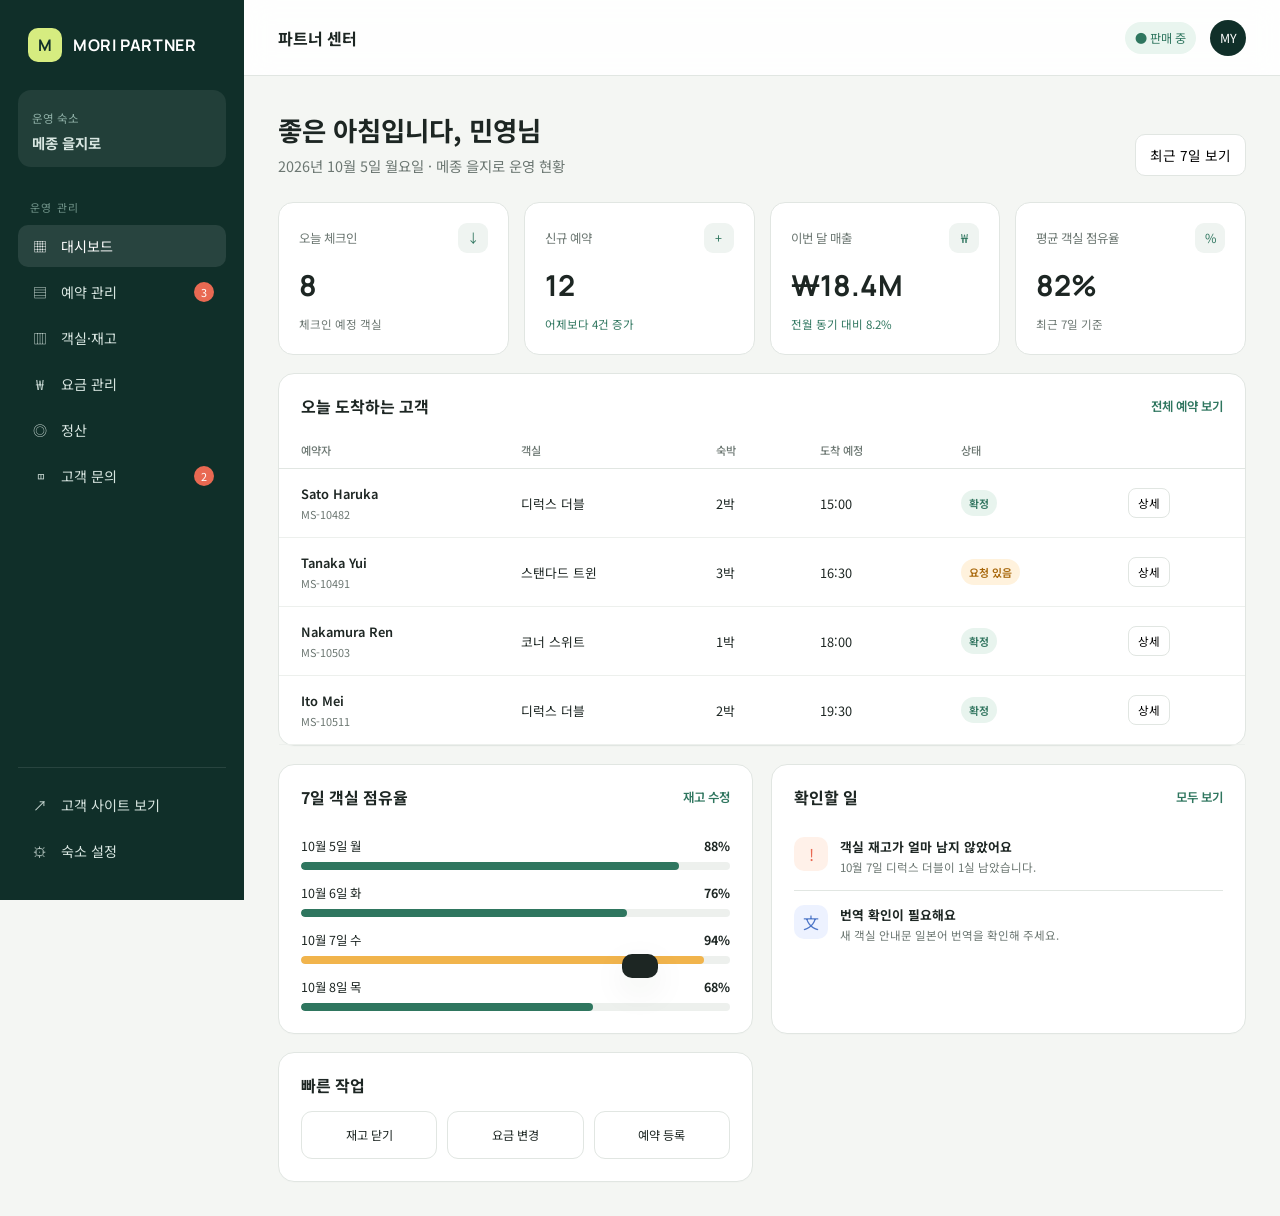
<file: mori-stay/partner/index.html>
<!doctype html>
<html lang="ko">
<head>
  <meta charset="utf-8">
  <meta name="viewport" content="width=device-width, initial-scale=1">
  <meta name="description" content="MORI STAY 파트너 센터 — 예약, 객실, 요금과 정산을 한곳에서 관리하세요.">
  <meta name="theme-color" content="#102f29">
  <title>MORI STAY 파트너 센터</title>
  <link rel="preconnect" href="https://fonts.googleapis.com">
  <link rel="preconnect" href="https://fonts.gstatic.com" crossorigin>
  <link href="https://fonts.googleapis.com/css2?family=Manrope:wght@500;600;700&family=Noto+Sans+KR:wght@400;500;600;700&display=swap" rel="stylesheet">
  <link rel="icon" type="image/svg+xml" href="data:image/svg+xml,%3Csvg xmlns='http://www.w3.org/2000/svg' viewBox='0 0 64 64'%3E%3Crect width='64' height='64' rx='16' fill='%23102f29'/%3E%3Cpath d='M17 43V23l15 14 15-14v20' fill='none' stroke='%23d6ec80' stroke-width='6' stroke-linecap='round' stroke-linejoin='round'/%3E%3C/svg%3E">
  <style>
    :root{--nav:#102f29;--nav2:#183d35;--bg:#f4f6f3;--card:#fff;--text:#1d2623;--muted:#6c7772;--line:#e1e6e2;--green:#2f765f;--lime:#d6ec80;--red:#e96952;--amber:#f1b44c;--blue:#4c75c7;--shadow:0 12px 35px rgba(15,47,41,.08)}
    *{box-sizing:border-box}body{margin:0;background:var(--bg);color:var(--text);font-family:'Noto Sans KR',sans-serif;font-size:16px}button,input,select{font:inherit}button,a{cursor:pointer}a{text-decoration:none;color:inherit}.app{min-height:100vh;display:grid;grid-template-columns:244px 1fr}.sidebar{position:sticky;top:0;height:100vh;background:var(--nav);color:#d8e6e1;padding:28px 18px;display:flex;flex-direction:column}.logo{display:flex;align-items:center;gap:11px;color:#fff;font-family:Manrope,sans-serif;font-weight:700;letter-spacing:.04em;padding:0 10px 28px}.logo-mark{width:34px;height:34px;border-radius:10px;background:var(--lime);color:var(--nav);display:grid;place-items:center}.property{background:rgba(255,255,255,.075);padding:14px;border-radius:13px;margin-bottom:22px}.property small{color:#8fb0a7;font-size:.72rem}.property strong{display:block;margin-top:4px;font-size:.9rem}.nav-label{font-size:.68rem;color:#72958b;letter-spacing:.11em;padding:10px 12px}.side-nav{display:grid;gap:4px}.side-nav a{display:flex;align-items:center;gap:11px;padding:11px 12px;border-radius:10px;font-size:.88rem}.side-nav a:hover,.side-nav a.active{background:rgba(255,255,255,.1);color:white}.icon{width:20px;text-align:center;opacity:.9}.count{margin-left:auto;background:var(--red);color:white;min-width:20px;height:20px;padding:0 6px;border-radius:999px;display:grid;place-items:center;font-size:.68rem}.side-bottom{margin-top:auto;border-top:1px solid rgba(255,255,255,.1);padding-top:16px}.main{min-width:0}.topbar{height:76px;background:rgba(255,255,255,.9);backdrop-filter:blur(14px);border-bottom:1px solid var(--line);display:flex;align-items:center;justify-content:space-between;padding:0 34px;position:sticky;top:0;z-index:10}.top-title{font-weight:700}.top-right{display:flex;align-items:center;gap:14px}.live-badge{font-size:.76rem;color:var(--green);background:#e9f5ef;padding:7px 10px;border-radius:999px}.avatar{width:36px;height:36px;border-radius:50%;background:var(--nav);color:white;display:grid;place-items:center;font-size:.78rem}.content{padding:34px;max-width:1440px;margin:auto}.greeting{display:flex;align-items:end;justify-content:space-between;margin-bottom:26px}.greeting h1{font-size:1.65rem;margin:0 0 6px}.greeting p{margin:0;color:var(--muted);font-size:.9rem}.date-btn{border:1px solid var(--line);background:#fff;border-radius:10px;padding:10px 14px;font-size:.85rem}.metrics{display:grid;grid-template-columns:repeat(4,1fr);gap:15px;margin-bottom:18px}.metric{background:var(--card);border:1px solid var(--line);border-radius:15px;padding:20px}.metric-head{display:flex;justify-content:space-between;align-items:center;font-size:.78rem;color:var(--muted)}.metric-badge{width:30px;height:30px;border-radius:9px;display:grid;place-items:center;background:#eff4f1;color:var(--green)}.metric strong{display:block;font-family:Manrope,sans-serif;font-size:1.8rem;margin:12px 0 5px}.metric small{color:var(--muted);font-size:.72rem}.up{color:var(--green)!important}.grid{display:grid;grid-template-columns:1.35fr .65fr;gap:18px}.card{background:var(--card);border:1px solid var(--line);border-radius:16px;box-shadow:0 1px 0 rgba(0,0,0,.01)}.card-head{padding:20px 22px 14px;display:flex;justify-content:space-between;align-items:center}.card-head h2{font-size:1rem;margin:0}.card-head a{font-size:.78rem;color:var(--green);font-weight:600}.table-wrap{overflow-x:auto}.table{width:100%;border-collapse:collapse;min-width:700px}.table th{text-align:left;color:var(--muted);font-size:.7rem;font-weight:500;padding:10px 22px;border-bottom:1px solid var(--line)}.table td{font-size:.8rem;padding:15px 22px;border-bottom:1px solid #edf0ed}.guest{font-weight:600}.booking-id{display:block;color:var(--muted);font-size:.68rem;margin-top:3px}.status{display:inline-block;padding:5px 8px;border-radius:999px;font-size:.68rem;font-weight:600}.status.confirm{background:#e8f4ee;color:#2e735d}.status.request{background:#fff2dd;color:#a76609}.row-action{border:1px solid var(--line);background:#fff;border-radius:8px;padding:6px 9px;font-size:.72rem}.panel-stack{display:grid;gap:18px}.occupancy{padding:0 22px 22px}.occ-row{margin-top:14px}.occ-label{display:flex;justify-content:space-between;font-size:.78rem;margin-bottom:7px}.bar{height:8px;background:#edf0ed;border-radius:99px;overflow:hidden}.bar span{display:block;height:100%;border-radius:99px;background:var(--green)}.alert-list{padding:0 22px 16px}.alert{display:flex;gap:12px;padding:14px 0;border-bottom:1px solid var(--line)}.alert:last-child{border-bottom:0}.alert-icon{width:34px;height:34px;flex:0 0 auto;border-radius:10px;display:grid;place-items:center;background:#fff1e9;color:var(--red)}.alert strong{display:block;font-size:.8rem}.alert p{margin:3px 0 0;color:var(--muted);font-size:.72rem;line-height:1.5}.quick{display:grid;grid-template-columns:repeat(3,1fr);gap:10px;padding:0 22px 22px}.quick button{border:1px solid var(--line);background:#fff;border-radius:11px;padding:14px 8px;color:var(--text);font-size:.76rem}.quick button:hover{border-color:var(--green);background:#f2f8f5}.mobile-head{display:none}.toast{position:fixed;left:50%;bottom:22px;transform:translate(-50%,100px);background:var(--text);color:#fff;padding:12px 18px;border-radius:10px;font-size:.8rem;transition:.25s;z-index:30;box-shadow:var(--shadow)}.toast.show{transform:translate(-50%,0)}
    @media(max-width:1050px){.app{grid-template-columns:82px 1fr}.sidebar{padding:24px 12px}.logo{padding:0 10px 28px}.logo span:last-child,.property,.nav-label,.side-nav a span:not(.icon),.side-bottom span:not(.icon){display:none}.side-nav a{justify-content:center}.count{position:absolute;margin:0 0 24px 18px}.metrics{grid-template-columns:1fr 1fr}.grid{grid-template-columns:1fr}.panel-stack{grid-template-columns:1fr 1fr}}
    @media(max-width:700px){.app{display:block}.sidebar{display:none}.topbar{height:64px;padding:0 18px}.top-title{display:none}.mobile-head{display:flex;align-items:center;gap:9px;font-weight:700}.mobile-head .logo-mark{width:30px;height:30px}.live-badge{display:none}.content{padding:22px 15px 90px}.greeting{align-items:start}.greeting h1{font-size:1.35rem}.date-btn{display:none}.metrics{display:flex;overflow-x:auto;margin-right:-15px;padding-right:15px}.metric{min-width:175px}.panel-stack{grid-template-columns:1fr}.quick{grid-template-columns:1fr 1fr}.bottom-nav{position:fixed;display:flex!important;bottom:0;left:0;right:0;height:66px;background:#fff;border-top:1px solid var(--line);z-index:20;justify-content:space-around}.bottom-nav a{display:grid;place-items:center;font-size:.68rem;color:var(--muted)}.bottom-nav a.active{color:var(--green)}}.bottom-nav{display:none}
  </style>
  <style>
    @media(max-width:1350px) and (min-width:701px){.grid{grid-template-columns:minmax(0,1fr)}.panel-stack{grid-template-columns:repeat(2,minmax(0,1fr))}}
    @media(max-width:700px){.metrics{display:grid;grid-template-columns:repeat(2,minmax(0,1fr));gap:10px;overflow:visible;margin-right:0;padding-right:0}.metric{min-width:0;padding:16px}.metric strong{font-size:1.5rem;overflow-wrap:anywhere}.table{min-width:0}.table thead{display:none}.table tbody{display:grid;gap:12px;padding:0 16px 16px}.table tr{display:grid;grid-template-columns:repeat(2,minmax(0,1fr));gap:10px;border:1px solid var(--line);border-radius:12px;padding:14px}.table td{min-width:0;border:0;padding:0;overflow-wrap:anywhere}.table td:first-child,.table td:last-child{grid-column:1/-1}.table td:nth-child(2)::before,.table td:nth-child(3)::before,.table td:nth-child(4)::before,.table td:nth-child(5)::before{display:block;margin-bottom:4px;color:var(--muted);font-size:.68rem}.table td:nth-child(2)::before{content:'객실'}.table td:nth-child(3)::before{content:'숙박'}.table td:nth-child(4)::before{content:'도착 예정'}.table td:nth-child(5)::before{content:'상태'}}
  </style>
</head>
<body>
  <div class="app">
    <aside class="sidebar"><a class="logo" href="./"><span class="logo-mark">M</span><span>MORI PARTNER</span></a><div class="property"><small>운영 숙소</small><strong>메종 을지로</strong></div><span class="nav-label">운영 관리</span><nav class="side-nav"><a class="active" href="#"><span class="icon">▦</span><span>대시보드</span></a><a href="#reservations"><span class="icon">▤</span><span>예약 관리</span><span class="count">3</span></a><a href="#inventory"><span class="icon">▥</span><span>객실·재고</span></a><a href="#rates"><span class="icon">₩</span><span>요금 관리</span></a><a href="#settlement"><span class="icon">◎</span><span>정산</span></a><a href="#messages"><span class="icon">◫</span><span>고객 문의</span><span class="count">2</span></a></nav><div class="side-bottom side-nav"><a href="../"><span class="icon">↗</span><span>고객 사이트 보기</span></a><a href="#settings"><span class="icon">⚙</span><span>숙소 설정</span></a></div></aside>
    <main class="main"><header class="topbar"><div class="mobile-head"><span class="logo-mark">M</span>MORI PARTNER</div><span class="top-title">파트너 센터</span><div class="top-right"><span class="live-badge">● 판매 중</span><span class="avatar">MY</span></div></header>
      <div class="content"><div class="greeting"><div><h1>좋은 아침입니다, 민영님</h1><p>2026년 10월 5일 월요일 · 메종 을지로 운영 현황</p></div><button class="date-btn">최근 7일 보기</button></div>
        <section class="metrics" aria-label="오늘의 주요 지표"><article class="metric"><div class="metric-head"><span>오늘 체크인</span><span class="metric-badge">↓</span></div><strong>8</strong><small>체크인 예정 객실</small></article><article class="metric"><div class="metric-head"><span>신규 예약</span><span class="metric-badge">+</span></div><strong>12</strong><small class="up">어제보다 4건 증가</small></article><article class="metric"><div class="metric-head"><span>이번 달 매출</span><span class="metric-badge">₩</span></div><strong>₩18.4M</strong><small class="up">전월 동기 대비 8.2%</small></article><article class="metric"><div class="metric-head"><span>평균 객실 점유율</span><span class="metric-badge">%</span></div><strong>82%</strong><small>최근 7일 기준</small></article></section>
        <div class="grid"><section class="card" id="reservations"><div class="card-head"><h2>오늘 도착하는 고객</h2><a href="#">전체 예약 보기</a></div><div class="table-wrap"><table class="table"><thead><tr><th>예약자</th><th>객실</th><th>숙박</th><th>도착 예정</th><th>상태</th><th></th></tr></thead><tbody><tr><td><span class="guest">Sato Haruka</span><span class="booking-id">MS-10482</span></td><td>디럭스 더블</td><td>2박</td><td>15:00</td><td><span class="status confirm">확정</span></td><td><button class="row-action">상세</button></td></tr><tr><td><span class="guest">Tanaka Yui</span><span class="booking-id">MS-10491</span></td><td>스탠다드 트윈</td><td>3박</td><td>16:30</td><td><span class="status request">요청 있음</span></td><td><button class="row-action">상세</button></td></tr><tr><td><span class="guest">Nakamura Ren</span><span class="booking-id">MS-10503</span></td><td>코너 스위트</td><td>1박</td><td>18:00</td><td><span class="status confirm">확정</span></td><td><button class="row-action">상세</button></td></tr><tr><td><span class="guest">Ito Mei</span><span class="booking-id">MS-10511</span></td><td>디럭스 더블</td><td>2박</td><td>19:30</td><td><span class="status confirm">확정</span></td><td><button class="row-action">상세</button></td></tr></tbody></table></div></section>
          <div class="panel-stack"><section class="card" id="inventory"><div class="card-head"><h2>7일 객실 점유율</h2><a href="#">재고 수정</a></div><div class="occupancy"><div class="occ-row"><div class="occ-label"><span>10월 5일 월</span><strong>88%</strong></div><div class="bar"><span style="width:88%"></span></div></div><div class="occ-row"><div class="occ-label"><span>10월 6일 화</span><strong>76%</strong></div><div class="bar"><span style="width:76%"></span></div></div><div class="occ-row"><div class="occ-label"><span>10월 7일 수</span><strong>94%</strong></div><div class="bar"><span style="width:94%;background:var(--amber)"></span></div></div><div class="occ-row"><div class="occ-label"><span>10월 8일 목</span><strong>68%</strong></div><div class="bar"><span style="width:68%"></span></div></div></div></section>
            <section class="card"><div class="card-head"><h2>확인할 일</h2><a href="#">모두 보기</a></div><div class="alert-list"><div class="alert"><span class="alert-icon">!</span><div><strong>객실 재고가 얼마 남지 않았어요</strong><p>10월 7일 디럭스 더블이 1실 남았습니다.</p></div></div><div class="alert"><span class="alert-icon" style="background:#edf2ff;color:var(--blue)">文</span><div><strong>번역 확인이 필요해요</strong><p>새 객실 안내문 일본어 번역을 확인해 주세요.</p></div></div></div></section>
            <section class="card"><div class="card-head"><h2>빠른 작업</h2></div><div class="quick"><button>재고 닫기</button><button>요금 변경</button><button>예약 등록</button></div></section></div></div>
      </div>
    </main>
  </div>
  <nav class="bottom-nav" aria-label="모바일 메뉴"><a class="active" href="#">▦<span>홈</span></a><a href="#reservations">▤<span>예약</span></a><a href="#inventory">▥<span>재고</span></a><a href="#settlement">◎<span>정산</span></a></nav>
  <div class="toast" id="toast" role="status" aria-live="polite"></div>
  <script>
    const toast=(m)=>{const el=document.getElementById('toast');el.textContent=m;el.classList.add('show');setTimeout(()=>el.classList.remove('show'),2200)};
    document.querySelectorAll('.row-action').forEach(btn=>btn.addEventListener('click',()=>toast('예약 상세 화면은 다음 단계에서 연결됩니다.')));
    document.querySelectorAll('.quick button').forEach(btn=>btn.addEventListener('click',()=>toast(btn.textContent+' 기능을 준비 중입니다.')));
    document.querySelectorAll('a[href="#"]').forEach(a=>a.addEventListener('click',e=>{e.preventDefault();if(!a.classList.contains('active'))toast('선택한 관리 화면은 다음 단계에서 연결됩니다.')}));
  </script>
</body>
</html>
</file>
<file: style.css>
:root{font-family:Arial,"Apple SD Gothic Neo","Malgun Gothic",sans-serif;color:#173f50;background:#dff3f3;font-synthesis:none;--blue:#12618a;--teal:#167e98;--ink:#173f50}*{box-sizing:border-box}body{margin:0;min-height:100vh}button,a{-webkit-tap-highlight-color:transparent}button{font:inherit;cursor:pointer}a{color:inherit;text-decoration:none}button:focus-visible,a:focus-visible{outline:3px solid #e7a825;outline-offset:5px}[hidden]{display:none!important}.svg-defs{position:absolute;width:0;height:0}.header{min-height:76px;background:var(--blue);color:#fff;display:flex;justify-content:space-between;align-items:center;padding:16px max(28px,calc((100vw - 1200px)/2));gap:24px;border-bottom:4px solid #0d5277}.brand{display:flex;align-items:center;gap:12px;font-size:18px;font-weight:800;letter-spacing:.5px;white-space:nowrap}.brand b{color:#b9ecda}.brand svg,.result-globe svg{width:38px;height:38px;fill:none;stroke:currentColor;stroke-width:1.8}.header nav{display:flex;align-items:center;gap:26px;font-size:14px;font-weight:700}.header button{background:none;border:0;padding:8px 0;color:inherit}.header a:hover,.header button:hover{color:#b9ecda}.header-score{display:flex;gap:10px;align-items:center}.header-score strong{background:#084c72;border:1px solid #4381a1;border-radius:4px;min-width:30px;text-align:center;padding:5px}.world-map{position:absolute;z-index:-1;top:140px;left:0;width:100%;height:650px;fill:#a8d9d7;opacity:.33;pointer-events:none}main{max-width:900px;margin:auto;padding:40px 24px 0}.intro{text-align:center;margin-bottom:28px}.eyebrow{font-size:12px;letter-spacing:2px;color:#32716c;font-weight:700}.intro h1{font-size:30px;letter-spacing:-1px;margin:12px 0 10px}.intro p{font-size:15px;color:#50737e;margin:0}.game{background:#fafffc;border:2px solid #70aeb7;border-radius:9px;overflow:hidden}.game-top{min-height:61px;display:flex;align-items:center;gap:22px;padding:12px 28px;background:#edf7f4;font-size:14px}.mode{display:flex;align-items:center;gap:9px;font-weight:700;margin-right:auto}.status-dot{width:8px;height:8px;background:#369d80;border-radius:50%}.question-count{color:#54727a}.question-count b{color:var(--ink);margin-left:6px}.score-box{background:white;border:1px solid #c8ded9;border-radius:4px;padding:7px 12px;color:#54727a}.score-box b{color:var(--blue);margin-left:12px}.progress{height:5px;background:#d5e9e5}.progress>div{height:100%;background:#31a487;width:0;transition:width .2s}.game-body{padding:30px 46px 20px}.question-heading{text-align:center}.round-label{font-size:10px;letter-spacing:2.6px;font-weight:800;color:#537c79}.question-heading h2{font-size:21px;margin:18px 0 8px;font-weight:500}.question-heading #country{font-size:48px;line-height:1.25;letter-spacing:-2px;font-weight:800;margin:0 0 12px;overflow-wrap:anywhere}.question-hint{font-size:13px;color:#647e83}.answers{display:grid;grid-template-columns:repeat(2,minmax(0,1fr));gap:14px;margin-top:28px}.answer{position:relative;min-height:82px;display:flex;align-items:center;gap:12px;padding:16px 20px;border:2px solid #126d87;border-bottom-width:5px;border-radius:6px;background:#2189a2;color:white;font-size:23px;font-weight:700;text-align:center;transition:background .15s,transform .15s}.answer .number{font-size:12px;border:1px solid #ffffff70;border-radius:4px;min-width:25px;height:25px;display:grid;place-items:center}.answer .answer-name{flex:1;overflow-wrap:anywhere}.answer .mark{min-width:20px;font-size:18px}.answer:hover:not(:disabled){background:#2e9cb3;transform:translateY(-2px)}.answer:disabled{cursor:default}.answer.muted{background:#e7f0f0;color:#657f86;border-color:#c8dada}.answer.muted .number{border-color:#b7cccf}.answer.correct{background:#268258;border-color:#17643f}.answer.wrong{background:#c4504d;border-color:#a03536}.answer-footer{min-height:82px;display:flex;justify-content:space-between;align-items:center;gap:18px;margin-top:13px}#feedback{font-size:14px;line-height:1.6;color:#617f82;margin:10px 0}#feedback.success{color:#23704b;font-weight:700}#feedback.error{color:#a33636;font-weight:700}.primary{background:var(--blue);color:white;border:2px solid #0d5175;border-bottom-width:4px;border-radius:5px;padding:13px 23px;font-size:15px;font-weight:700;white-space:nowrap}.primary:hover{background:#18749f}.primary span{margin-left:14px}.game-bottom{display:flex;justify-content:space-between;gap:14px;border-top:1px solid #d7e8e2;background:#f0f7f1;padding:14px 26px;color:#648379;font-size:11px}.game-bottom span span{color:#398b74;margin-left:7px}.below-game{display:flex;justify-content:center;gap:28px;font-size:12px;color:#537c7a;margin-top:22px}.below-game>span+span:before{content:"·";margin-right:28px}.below-game b{font-weight:700}.page-footer{text-align:center;font-size:9px;letter-spacing:2px;color:#608b88;padding:40px 16px 25px}.instructions{padding:20px 24px;margin-bottom:18px;background:#fafffc;border:1px solid #70aeb7;border-radius:6px;font-size:14px;line-height:1.7}.instructions p:last-child{margin-bottom:0}.result{text-align:center;padding:35px 24px 42px}.result-globe{display:inline-flex;padding:15px;background:#e0f2e7;color:#368a6c;border-radius:50%;margin-bottom:10px}.result-globe svg{width:48px;height:48px}.result h2{font-size:30px;margin:18px 0}.result-score{margin:10px 0;font-size:24px;color:#729087}.result-score strong{font-size:72px;letter-spacing:-4px;color:var(--blue)}.percentage{display:inline-block;padding:6px 20px;border-radius:20px;background:#e2f2e8;color:#28734f;font-weight:700}.result-copy{font-size:14px;color:#617f82;margin:22px 0}.result .primary{min-width:210px}@media(min-width:1500px){main{padding-top:65px}}@media(max-width:680px){.header{padding:14px 18px;gap:15px;flex-wrap:wrap}.brand{font-size:15px}.brand svg{width:29px;height:29px}.header nav{width:100%;justify-content:space-between;gap:12px;font-size:13px}main{padding:27px 14px 0}.intro{margin-bottom:22px}.intro h1{font-size:25px}.intro p{font-size:13px}.game-top{padding:12px 16px;gap:13px;font-size:12px}.game-body{padding:26px 20px 14px}.question-heading #country{font-size:40px}.answers{gap:11px;margin-top:25px}.answer{font-size:20px;min-height:78px;padding:12px 10px;gap:6px}.answer .number{min-width:21px;height:21px;font-size:10px}.answer .mark{min-width:12px;font-size:14px}.answer-footer{flex-direction:column;justify-content:center;gap:0;padding:10px 0;min-height:79px}.primary{width:100%}.game-bottom{padding:13px 16px;justify-content:center}.game-bottom>span:last-child{display:none}.below-game{gap:12px;flex-wrap:wrap;font-size:10px}.below-game>span+span:before{margin-right:12px}.page-footer{padding-top:29px;font-size:8px}}@media(max-width:360px){.answers{grid-template-columns:1fr}.answer{min-height:62px}.mode{font-size:11px}.game-top{gap:8px;padding:10px}.intro h1{font-size:22px}}@media(prefers-reduced-motion:reduce){*,*::before,*::after{transition:none!important}}

.capital-note{font-size:13px;line-height:1.7;color:#52736d;background:#edf7f0;border-left:3px solid #52a187;padding:10px 14px;margin:0 0 10px}.answer-name{font-size:clamp(16px,2.2vw,23px)}
.question-heading #country.flag-subject { font-size: 76px; letter-spacing: 0; line-height: 1.05; }

/* Home setup shares the quiz panel's simple game styling. */
.home-body { padding: 32px 46px 38px; text-align: center; }
.home-icon { display: inline-block; color: #24866f; font-size: 54px; line-height: 1; }
.home-body h2 { margin: 18px 0 12px; font-size: 30px; letter-spacing: -1px; }
.home-description { color: #52737d; font-size: 14px; line-height: 1.7; }
.language-control { display: inline-flex; align-items: center; gap: 10px; margin-top: 15px; color: #376274; font-size: 13px; font-weight: 700; }
.language-control select { min-width: 130px; padding: 9px 34px 9px 12px; color: var(--ink); background: #fff; border: 1px solid #9fc7c5; border-radius: 5px; font: inherit; cursor: pointer; }
.language-control select:focus-visible { outline: 3px solid #e7a825; outline-offset: 3px; }
.language-links { display: flex; justify-content: center; gap: 8px; margin-top: 10px; }
.language-links a { padding: 5px 9px; color: #376274; border-radius: 4px; font-size: 12px; font-weight: 700; text-decoration: none; }
.language-links a:hover { background: #e8f5f3; }
.language-links a[aria-current="page"] { color: #fff; background: var(--teal); }
.language-links a:focus-visible { outline: 3px solid #e7a825; outline-offset: 2px; }
.question-settings { border: 0; padding: 0; margin: 28px 0 0; min-width: 0; }
.question-settings legend { margin: 0 auto 15px; font-size: 14px; font-weight: 700; }
.quiz-type-settings { border: 0; padding: 0; margin: 26px 0 0; min-width: 0; }
.quiz-type-settings legend { margin: 0 auto 15px; font-size: 14px; font-weight: 700; }
.quiz-type-options { display: grid; grid-template-columns: repeat(3, minmax(0, 1fr)); gap: 10px; }
.quiz-type-option { min-height: 78px; padding: 13px; color: #376274; background: #f4faf8; border: 2px solid #c7dfda; border-bottom-width: 4px; border-radius: 6px; text-align: left; }
.quiz-type-option strong { display: block; font-size: 15px; }
.quiz-type-option small { display: block; margin-top: 6px; color: #648379; font-size: 11px; line-height: 1.4; }
.quiz-type-option:hover { background: #e7f4f1; }
.quiz-type-option[aria-current="page"] { color: #fff; background: #2189a2; border-color: #126d87; }
.quiz-type-option[aria-current="page"] small { color: #e9f7f8; }
body[data-page-kind="hub"] .question-settings,
body[data-page-kind="hub"] .scope-settings,
body[data-page-kind="hub"] .setup-summary,
body[data-page-kind="hub"] .play-button,
body[data-page-kind="hub"] .home-tip { display: none; }
body[data-page-kind="hub"] .quiz-type-settings { margin-bottom: 8px; }
.scope-settings { border: 0; padding: 0; margin: 26px 0 0; min-width: 0; }
.scope-settings legend { margin: 0 auto 15px; font-size: 14px; font-weight: 700; }
.scope-options { display: flex; flex-wrap: wrap; justify-content: center; gap: 8px; }
.scope-option { padding: 9px 13px; color: #376274; background: #f4faf8; border: 1px solid #b7d9d6; border-radius: 999px; font-size: 12px; font-weight: 700; }
.scope-option:hover { background: #e7f4f1; }
.scope-option[aria-current="page"] { color: #fff; background: #2189a2; border-color: #126d87; }
.count-option:disabled { cursor: not-allowed; opacity: .42; }
.count-options { display: grid; grid-template-columns: repeat(3, minmax(0, 1fr)); gap: 14px; }
.count-option { padding: 20px 8px; color: #376274; background: #edf7f4; border: 2px solid #b7d9d6; border-bottom-width: 5px; border-radius: 6px; }
.count-option strong { font-size: 34px; margin-right: 4px; }
.count-option span { font-size: 14px; }
.count-option small { display: block; font-size: 12px; margin-top: 10px; }
.count-option:hover { background: #dbefeb; }
.count-option[aria-pressed="true"] { background: #2189a2; color: white; border-color: #126d87; }
.setup-summary { font-size: 14px; color: #52737d; margin: 24px 0 20px; line-height: 1.6; }
.play-button { min-width: 240px; padding: 16px 30px; font-size: 20px; letter-spacing: 2px; }
.home-tip { font-size: 12px; color: #648379; margin: 18px 0 0; }
@media (max-width: 680px) {
  .home-body { padding: 26px 20px 30px; }
  .home-body h2 { font-size: 24px; }
  .home-description { font-size: 13px; }
  .quiz-type-options { grid-template-columns: 1fr; }
  .count-options { gap: 8px; }
  .count-option { padding: 17px 4px; }
  .count-option strong { font-size: 28px; }
  .count-option small { font-size: 10px; }
  .play-button { min-width: 0; }
}

.mistake-review {
  max-width: 650px;
  margin: 0 auto 26px;
  padding: 22px;
  background: #f5faf8;
  border: 1px solid #c8ded9;
  border-radius: 7px;
  text-align: left;
}
.mistake-review h3 { margin: 0 0 14px; font-size: 18px; color: var(--ink); }
#perfect-review { margin: 0; text-align: center; color: #28734f; font-weight: 700; }
#mistake-list { display: grid; gap: 10px; margin: 0; padding: 0; list-style: none; }
.mistake-item {
  margin: 0;
}
.mistake-button {
  width: 100%;
  display: grid;
  grid-template-columns: minmax(120px, 1fr) minmax(0, 1fr) minmax(0, 1fr);
  align-items: center;
  gap: 12px;
  padding: 13px 15px;
  background: #fff;
  border: 1px solid #d7e8e2;
  border-left: 4px solid #c4504d;
  border-radius: 5px;
  font-size: 14px;
  text-align: left;
  color: inherit;
  transition: background .15s, transform .15s;
}
.mistake-button:hover { background: #edf7f4; transform: translateY(-1px); }
.mistake-item strong, .mistake-item span { overflow-wrap: anywhere; }
.mistake-item strong { color: var(--ink); }
.mistake-selected { color: #a33636; }
.mistake-correct { color: #23704b; font-weight: 700; }

@media (max-width: 680px) {
  .mistake-review { padding: 17px 14px; }
  .mistake-button { grid-template-columns: 1fr; gap: 5px; }
}
</file>
<file: capital-quiz/ui/style.css>
:root{font-family:Arial,"Apple SD Gothic Neo","Malgun Gothic",sans-serif;color:#173f50;background:#dff3f3;font-synthesis:none;--blue:#12618a;--teal:#167e98;--ink:#173f50}*{box-sizing:border-box}body{margin:0;min-height:100vh}button,a{-webkit-tap-highlight-color:transparent}button{font:inherit;cursor:pointer}a{color:inherit;text-decoration:none}button:focus-visible,a:focus-visible{outline:3px solid #e7a825;outline-offset:5px}[hidden]{display:none!important}.svg-defs{position:absolute;width:0;height:0}.header{min-height:76px;background:var(--blue);color:#fff;display:flex;justify-content:space-between;align-items:center;padding:16px max(28px,calc((100vw - 1200px)/2));gap:24px;border-bottom:4px solid #0d5277}.brand{display:flex;align-items:center;gap:12px;font-size:18px;font-weight:800;letter-spacing:.5px;white-space:nowrap}.brand b{color:#b9ecda}.brand svg,.result-globe svg{width:38px;height:38px;fill:none;stroke:currentColor;stroke-width:1.8}.header nav{display:flex;align-items:center;gap:26px;font-size:14px;font-weight:700}.header button{background:none;border:0;padding:8px 0;color:inherit}.header a:hover,.header button:hover{color:#b9ecda}.header-score{display:flex;gap:10px;align-items:center}.header-score strong{background:#084c72;border:1px solid #4381a1;border-radius:4px;min-width:30px;text-align:center;padding:5px}.world-map{position:absolute;z-index:-1;top:140px;left:0;width:100%;height:650px;fill:#a8d9d7;opacity:.33;pointer-events:none}main{max-width:900px;margin:auto;padding:40px 24px 0}.intro{text-align:center;margin-bottom:28px}.eyebrow{font-size:12px;letter-spacing:2px;color:#32716c;font-weight:700}.intro h1{font-size:30px;letter-spacing:-1px;margin:12px 0 10px}.intro p{font-size:15px;color:#50737e;margin:0}.game{background:#fafffc;border:2px solid #70aeb7;border-radius:9px;overflow:hidden}.game-top{min-height:61px;display:flex;align-items:center;gap:22px;padding:12px 28px;background:#edf7f4;font-size:14px}.mode{display:flex;align-items:center;gap:9px;font-weight:700;margin-right:auto}.status-dot{width:8px;height:8px;background:#369d80;border-radius:50%}.question-count{color:#54727a}.question-count b{color:var(--ink);margin-left:6px}.score-box{background:white;border:1px solid #c8ded9;border-radius:4px;padding:7px 12px;color:#54727a}.score-box b{color:var(--blue);margin-left:12px}.progress{height:5px;background:#d5e9e5}.progress>div{height:100%;background:#31a487;width:0;transition:width .2s}.game-body{padding:30px 46px 20px}.question-heading{text-align:center}.round-label{font-size:10px;letter-spacing:2.6px;font-weight:800;color:#537c79}.question-heading h2{font-size:21px;margin:18px 0 8px;font-weight:500}.question-heading #country{font-size:48px;line-height:1.25;letter-spacing:-2px;font-weight:800;margin:0 0 12px;overflow-wrap:anywhere}.question-hint{font-size:13px;color:#647e83}.answers{display:grid;grid-template-columns:repeat(2,minmax(0,1fr));gap:14px;margin-top:28px}.answer{position:relative;min-height:82px;display:flex;align-items:center;gap:12px;padding:16px 20px;border:2px solid #126d87;border-bottom-width:5px;border-radius:6px;background:#2189a2;color:white;font-size:23px;font-weight:700;text-align:center;transition:background .15s,transform .15s}.answer .number{font-size:12px;border:1px solid #ffffff70;border-radius:4px;min-width:25px;height:25px;display:grid;place-items:center}.answer .answer-name{flex:1;overflow-wrap:anywhere}.answer .mark{min-width:20px;font-size:18px}.answer:hover:not(:disabled){background:#2e9cb3;transform:translateY(-2px)}.answer:disabled{cursor:default}.answer.muted{background:#e7f0f0;color:#657f86;border-color:#c8dada}.answer.muted .number{border-color:#b7cccf}.answer.correct{background:#268258;border-color:#17643f}.answer.wrong{background:#c4504d;border-color:#a03536}.answer-footer{min-height:82px;display:flex;justify-content:space-between;align-items:center;gap:18px;margin-top:13px}#feedback{font-size:14px;line-height:1.6;color:#617f82;margin:10px 0}#feedback.success{color:#23704b;font-weight:700}#feedback.error{color:#a33636;font-weight:700}.primary{background:var(--blue);color:white;border:2px solid #0d5175;border-bottom-width:4px;border-radius:5px;padding:13px 23px;font-size:15px;font-weight:700;white-space:nowrap}.primary:hover{background:#18749f}.primary span{margin-left:14px}.game-bottom{display:flex;justify-content:space-between;gap:14px;border-top:1px solid #d7e8e2;background:#f0f7f1;padding:14px 26px;color:#648379;font-size:11px}.game-bottom span span{color:#398b74;margin-left:7px}.below-game{display:flex;justify-content:center;gap:28px;font-size:12px;color:#537c7a;margin-top:22px}.below-game>span+span:before{content:"·";margin-right:28px}.below-game b{font-weight:700}.page-footer{text-align:center;font-size:9px;letter-spacing:2px;color:#608b88;padding:40px 16px 25px}.instructions{padding:20px 24px;margin-bottom:18px;background:#fafffc;border:1px solid #70aeb7;border-radius:6px;font-size:14px;line-height:1.7}.instructions p:last-child{margin-bottom:0}.result{text-align:center;padding:35px 24px 42px}.result-globe{display:inline-flex;padding:15px;background:#e0f2e7;color:#368a6c;border-radius:50%;margin-bottom:10px}.result-globe svg{width:48px;height:48px}.result h2{font-size:30px;margin:18px 0}.result-score{margin:10px 0;font-size:24px;color:#729087}.result-score strong{font-size:72px;letter-spacing:-4px;color:var(--blue)}.percentage{display:inline-block;padding:6px 20px;border-radius:20px;background:#e2f2e8;color:#28734f;font-weight:700}.result-copy{font-size:14px;color:#617f82;margin:22px 0}.result .primary{min-width:210px}@media(min-width:1500px){main{padding-top:65px}}@media(max-width:680px){.header{padding:14px 18px;gap:15px;flex-wrap:wrap}.brand{font-size:15px}.brand svg{width:29px;height:29px}.header nav{width:100%;justify-content:space-between;gap:12px;font-size:13px}main{padding:27px 14px 0}.intro{margin-bottom:22px}.intro h1{font-size:25px}.intro p{font-size:13px}.game-top{padding:12px 16px;gap:13px;font-size:12px}.game-body{padding:26px 20px 14px}.question-heading #country{font-size:40px}.answers{gap:11px;margin-top:25px}.answer{font-size:20px;min-height:78px;padding:12px 10px;gap:6px}.answer .number{min-width:21px;height:21px;font-size:10px}.answer .mark{min-width:12px;font-size:14px}.answer-footer{flex-direction:column;justify-content:center;gap:0;padding:10px 0;min-height:79px}.primary{width:100%}.game-bottom{padding:13px 16px;justify-content:center}.game-bottom>span:last-child{display:none}.below-game{gap:12px;flex-wrap:wrap;font-size:10px}.below-game>span+span:before{margin-right:12px}.page-footer{padding-top:29px;font-size:8px}}@media(max-width:360px){.answers{grid-template-columns:1fr}.answer{min-height:62px}.mode{font-size:11px}.game-top{gap:8px;padding:10px}.intro h1{font-size:22px}}@media(prefers-reduced-motion:reduce){*,*::before,*::after{transition:none!important}}

.capital-note{font-size:13px;line-height:1.7;color:#52736d;background:#edf7f0;border-left:3px solid #52a187;padding:10px 14px;margin:0 0 10px}.answer-name{font-size:clamp(16px,2.2vw,23px)}
.question-heading #country.flag-subject { font-size: 76px; letter-spacing: 0; line-height: 1.05; }

/* Presentation styles are independent of the quiz engine and session state. */
.home-body { padding: 32px 46px 38px; text-align: center; }
.home-icon { display: inline-block; color: #24866f; font-size: 54px; line-height: 1; }
.home-body h2 { margin: 18px 0 12px; font-size: 30px; letter-spacing: -1px; }
.home-description { color: #52737d; font-size: 14px; line-height: 1.7; }
.language-control { display: inline-flex; align-items: center; gap: 10px; margin-top: 15px; color: #376274; font-size: 13px; font-weight: 700; }
.language-control select { min-width: 130px; padding: 9px 34px 9px 12px; color: var(--ink); background: #fff; border: 1px solid #9fc7c5; border-radius: 5px; font: inherit; cursor: pointer; }
.language-control select:focus-visible { outline: 3px solid #e7a825; outline-offset: 3px; }
.language-links { display: flex; justify-content: center; gap: 8px; margin-top: 10px; }
.language-links a { padding: 5px 9px; color: #376274; border-radius: 4px; font-size: 12px; font-weight: 700; text-decoration: none; }
.language-links a:hover { background: #e8f5f3; }
.language-links a[aria-current="page"] { color: #fff; background: var(--teal); }
.language-links a:focus-visible { outline: 3px solid #e7a825; outline-offset: 2px; }
.question-settings { border: 0; padding: 0; margin: 28px 0 0; min-width: 0; }
.question-settings legend { margin: 0 auto 15px; font-size: 14px; font-weight: 700; }
.quiz-type-settings { border: 0; padding: 0; margin: 26px 0 0; min-width: 0; }
.quiz-type-settings legend { margin: 0 auto 15px; font-size: 14px; font-weight: 700; }
.quiz-type-options { display: grid; grid-template-columns: repeat(3, minmax(0, 1fr)); gap: 10px; }
.quiz-type-option { min-height: 78px; padding: 13px; color: #376274; background: #f4faf8; border: 2px solid #c7dfda; border-bottom-width: 4px; border-radius: 6px; text-align: left; }
.quiz-type-option strong { display: block; font-size: 15px; }
.quiz-type-option small { display: block; margin-top: 6px; color: #648379; font-size: 11px; line-height: 1.4; }
.quiz-type-option:hover { background: #e7f4f1; }
.quiz-type-option[aria-current="page"] { color: #fff; background: #2189a2; border-color: #126d87; }
.quiz-type-option[aria-current="page"] small { color: #e9f7f8; }
body[data-page-kind="hub"] .question-settings,
body[data-page-kind="hub"] .scope-settings,
body[data-page-kind="hub"] .setup-summary,
body[data-page-kind="hub"] .play-button,
body[data-page-kind="hub"] .home-tip { display: none; }
body[data-page-kind="hub"] .quiz-type-settings { margin-bottom: 8px; }
.scope-settings { border: 0; padding: 0; margin: 26px 0 0; min-width: 0; }
.scope-settings legend { margin: 0 auto 15px; font-size: 14px; font-weight: 700; }
.scope-options { display: flex; flex-wrap: wrap; justify-content: center; gap: 8px; }
.scope-option { padding: 9px 13px; color: #376274; background: #f4faf8; border: 1px solid #b7d9d6; border-radius: 999px; font-size: 12px; font-weight: 700; }
.scope-option:hover { background: #e7f4f1; }
.scope-option[aria-current="page"] { color: #fff; background: #2189a2; border-color: #126d87; }
.count-option:disabled { cursor: not-allowed; opacity: .42; }
.count-options { display: grid; grid-template-columns: repeat(3, minmax(0, 1fr)); gap: 14px; }
.count-option { padding: 20px 8px; color: #376274; background: #edf7f4; border: 2px solid #b7d9d6; border-bottom-width: 5px; border-radius: 6px; }
.count-option strong { font-size: 34px; margin-right: 4px; }
.count-option span { font-size: 14px; }
.count-option small { display: block; font-size: 12px; margin-top: 10px; }
.count-option:hover { background: #dbefeb; }
.count-option[aria-pressed="true"] { background: #2189a2; color: white; border-color: #126d87; }
.setup-summary { font-size: 14px; color: #52737d; margin: 24px 0 20px; line-height: 1.6; }
.play-button { min-width: 240px; padding: 16px 30px; font-size: 20px; letter-spacing: 2px; }
.home-tip { font-size: 12px; color: #648379; margin: 18px 0 0; }
@media (max-width: 680px) {
  .home-body { padding: 26px 20px 30px; }
  .home-body h2 { font-size: 24px; }
  .home-description { font-size: 13px; }
  .quiz-type-options { grid-template-columns: 1fr; }
  .count-options { gap: 8px; }
  .count-option { padding: 17px 4px; }
  .count-option strong { font-size: 28px; }
  .count-option small { font-size: 10px; }
  .play-button { min-width: 0; }
}

.mistake-review {
  max-width: 650px;
  margin: 0 auto 26px;
  padding: 22px;
  background: #f5faf8;
  border: 1px solid #c8ded9;
  border-radius: 7px;
  text-align: left;
}
.mistake-review h3 { margin: 0 0 14px; font-size: 18px; color: var(--ink); }
#perfect-review { margin: 0; text-align: center; color: #28734f; font-weight: 700; }
#mistake-list { display: grid; gap: 10px; margin: 0; padding: 0; list-style: none; }
.mistake-item {
  margin: 0;
}
.mistake-button {
  width: 100%;
  display: grid;
  grid-template-columns: minmax(120px, 1fr) minmax(0, 1fr) minmax(0, 1fr);
  align-items: center;
  gap: 12px;
  padding: 13px 15px;
  background: #fff;
  border: 1px solid #d7e8e2;
  border-left: 4px solid #c4504d;
  border-radius: 5px;
  font-size: 14px;
  text-align: left;
  color: inherit;
  transition: background .15s, transform .15s;
}
.mistake-button:hover { background: #edf7f4; transform: translateY(-1px); }
.mistake-item strong, .mistake-item span { overflow-wrap: anywhere; }
.mistake-item strong { color: var(--ink); }
.mistake-selected { color: #a33636; }
.mistake-correct { color: #23704b; font-weight: 700; }

@media (max-width: 680px) {
  .mistake-review { padding: 17px 14px; }
  .mistake-button { grid-template-columns: 1fr; gap: 5px; }
}
</file>
